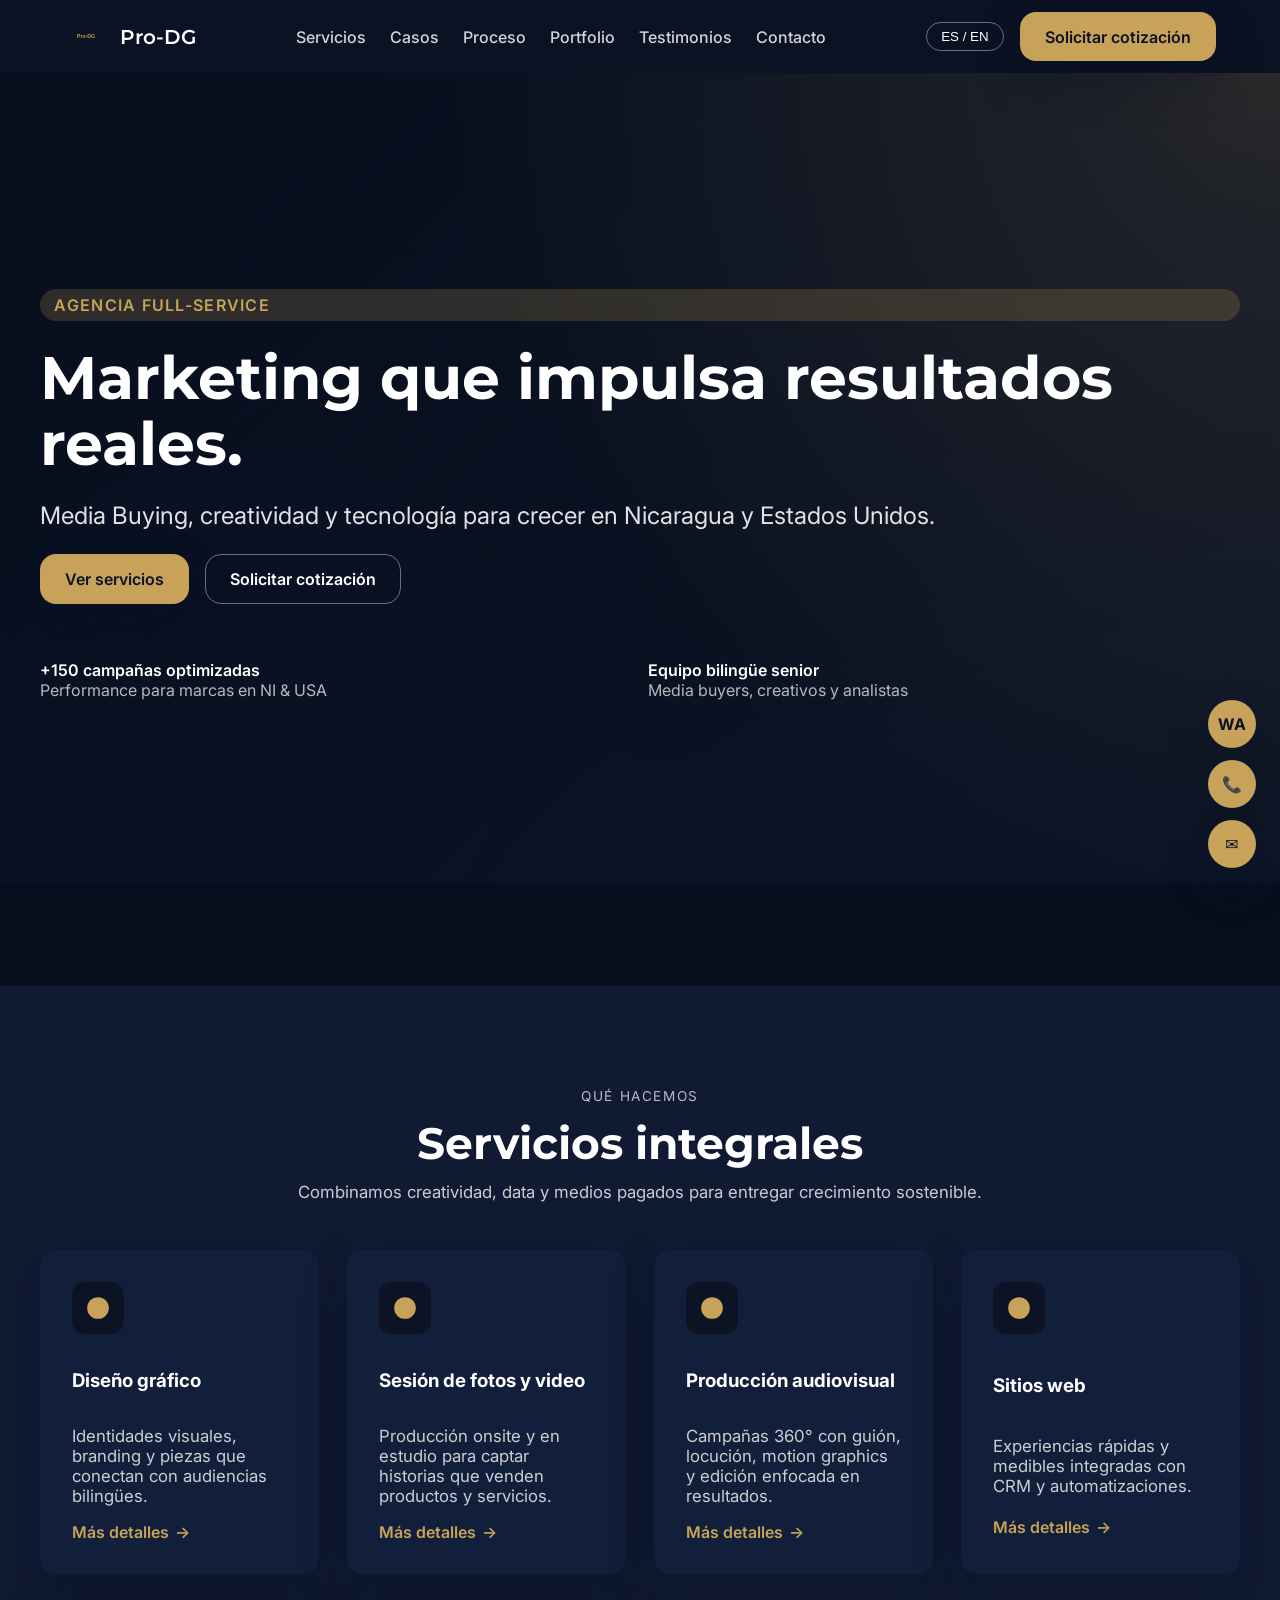
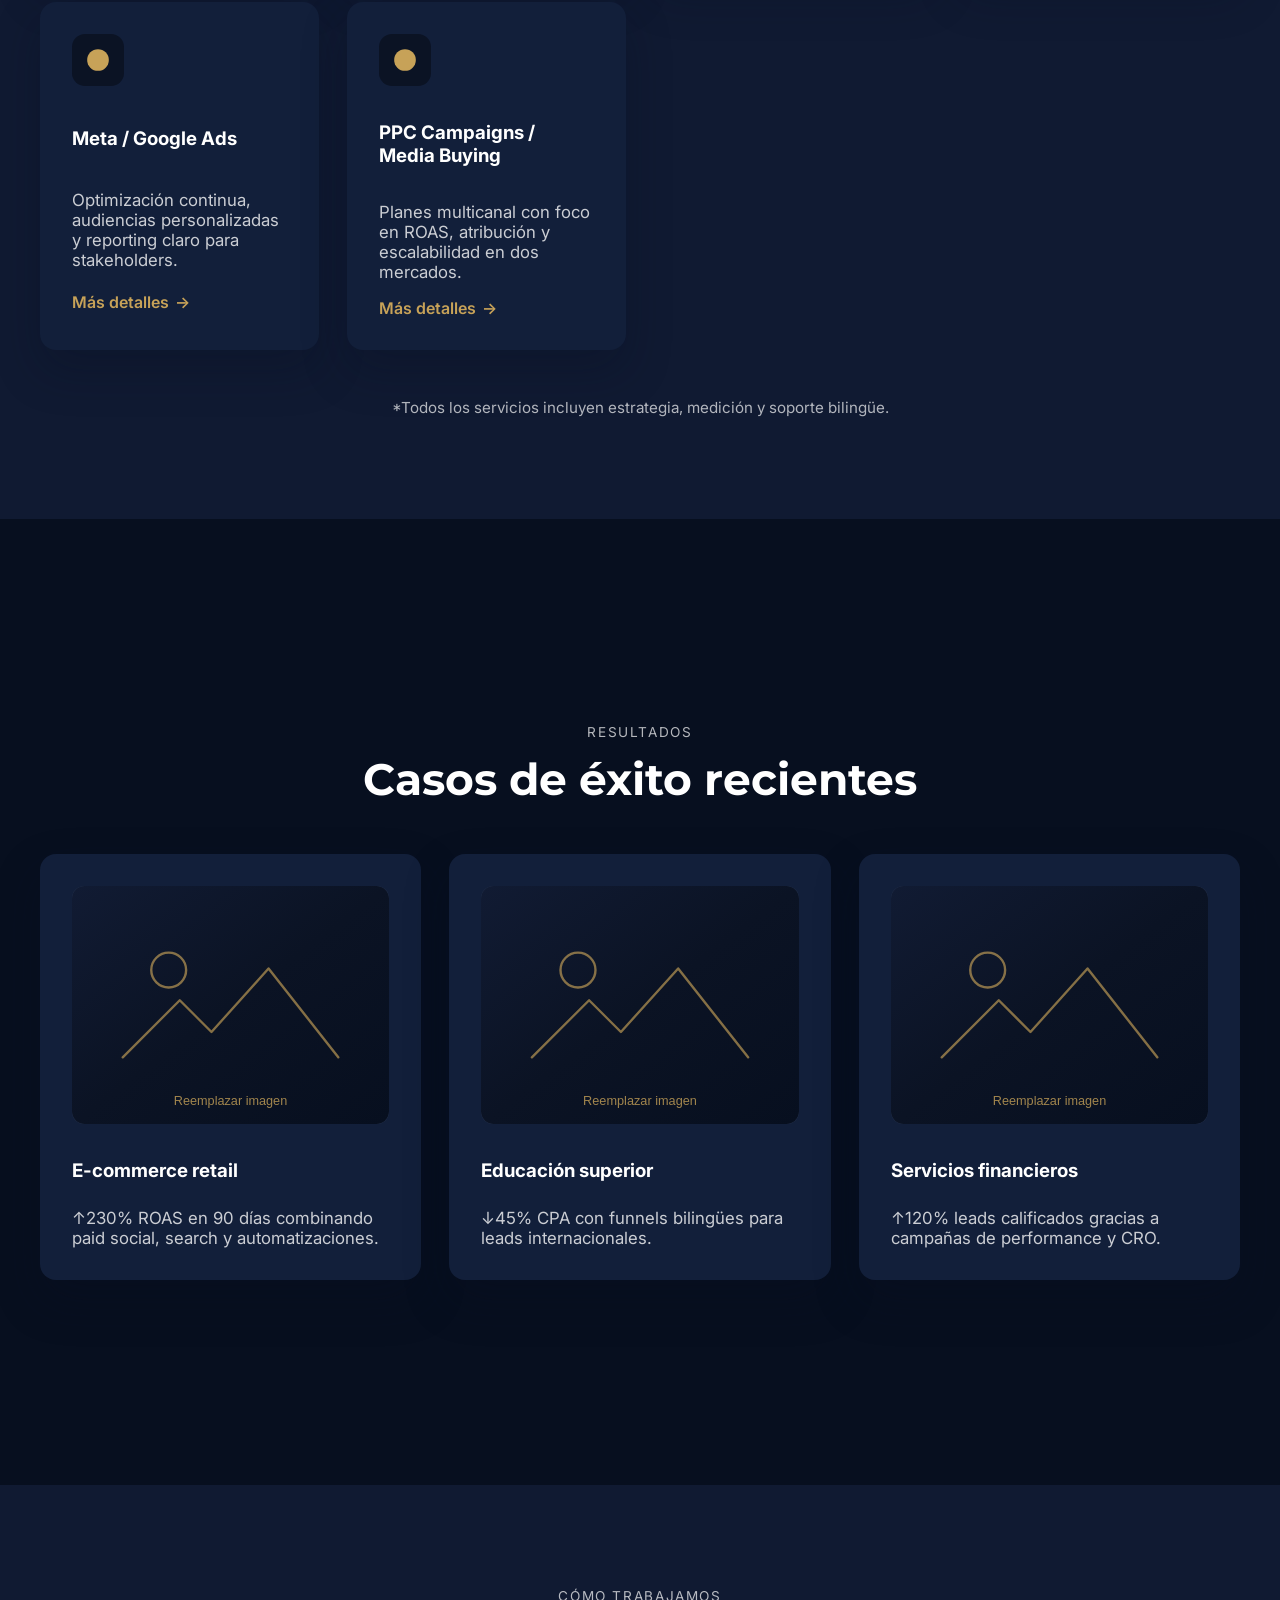
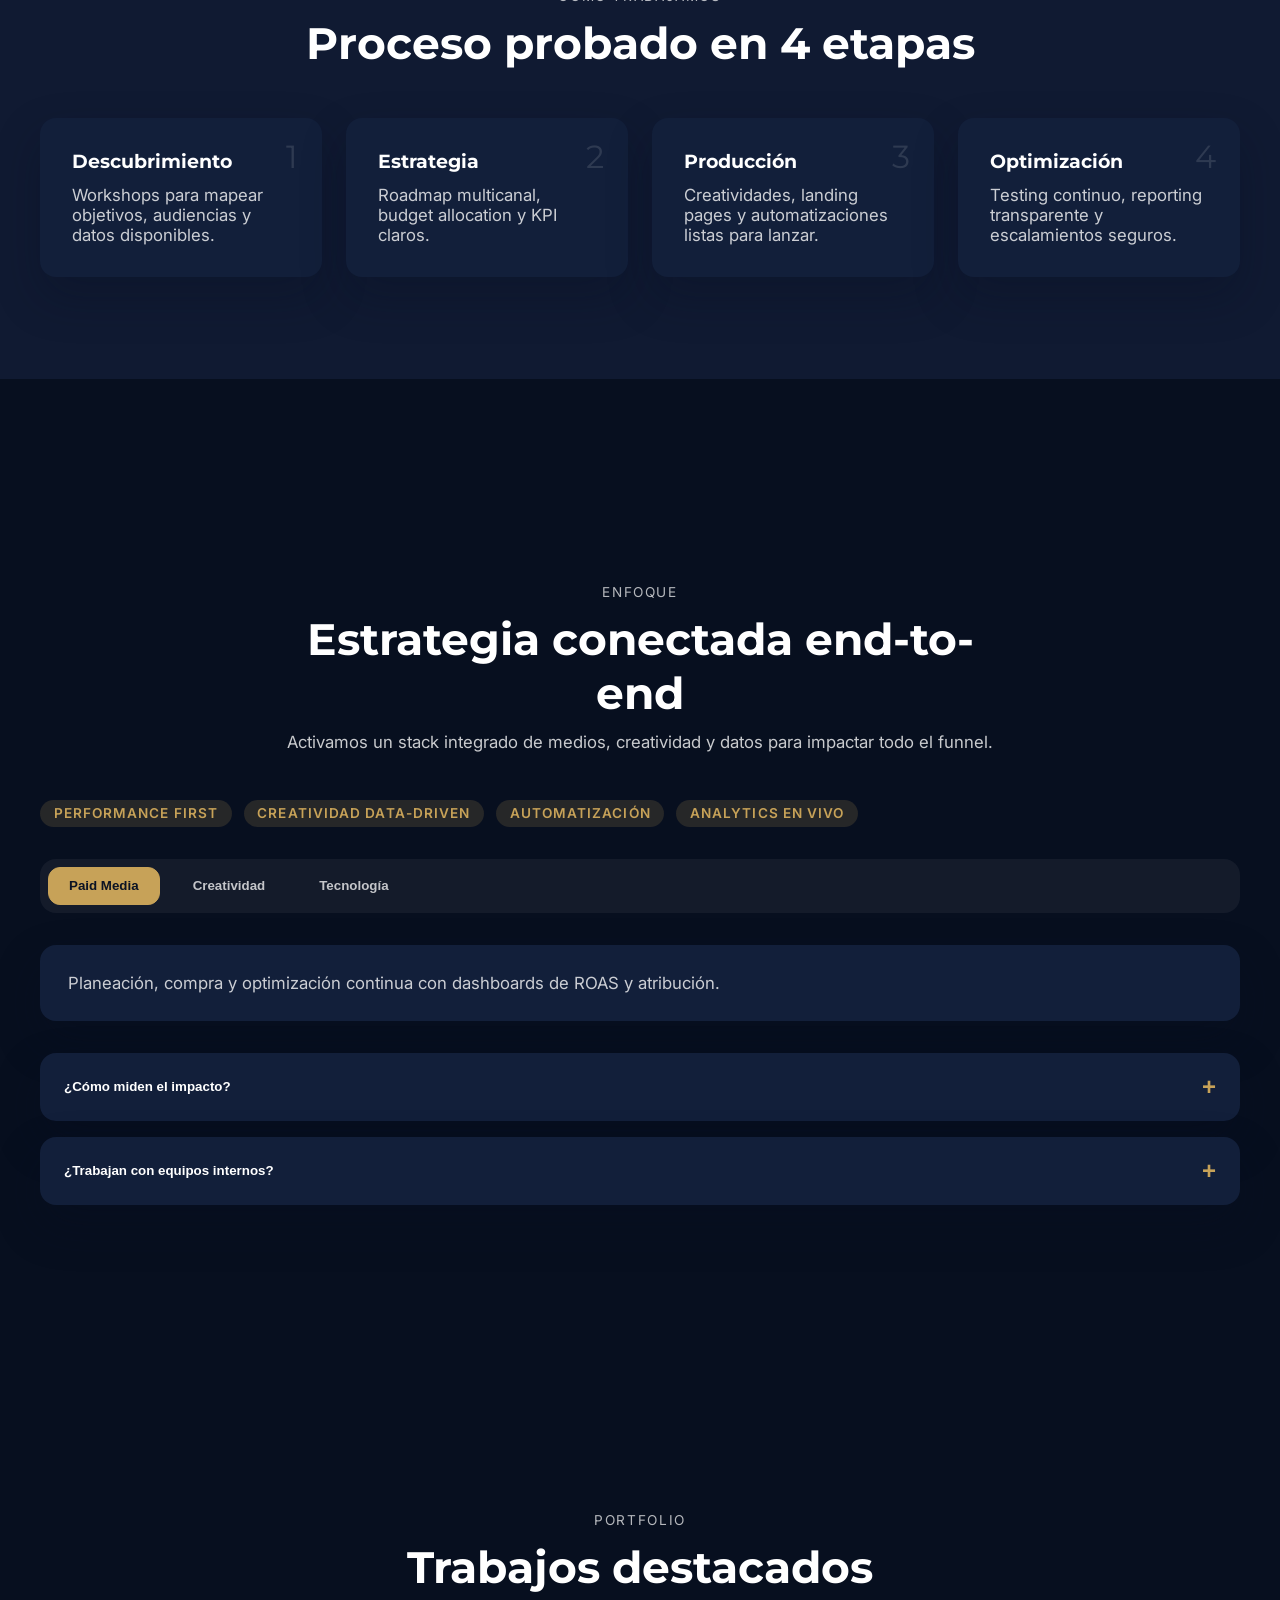
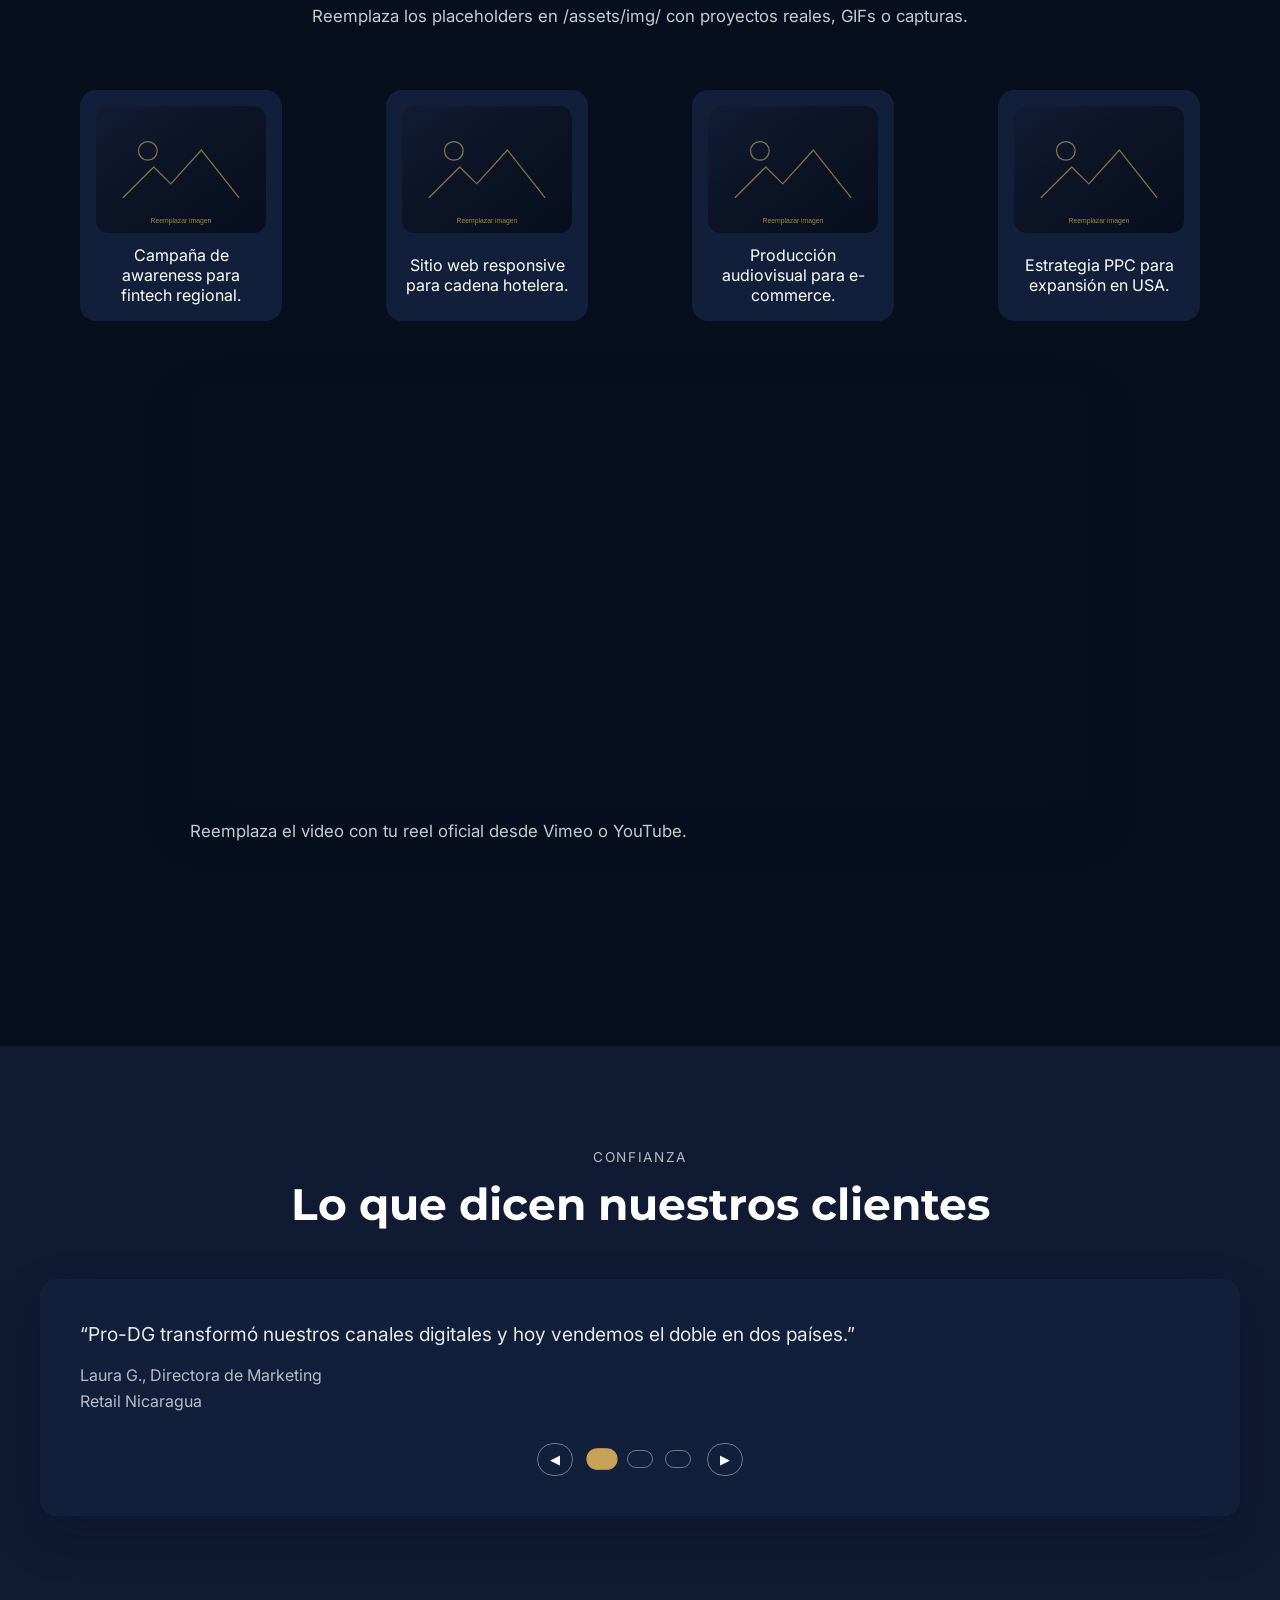
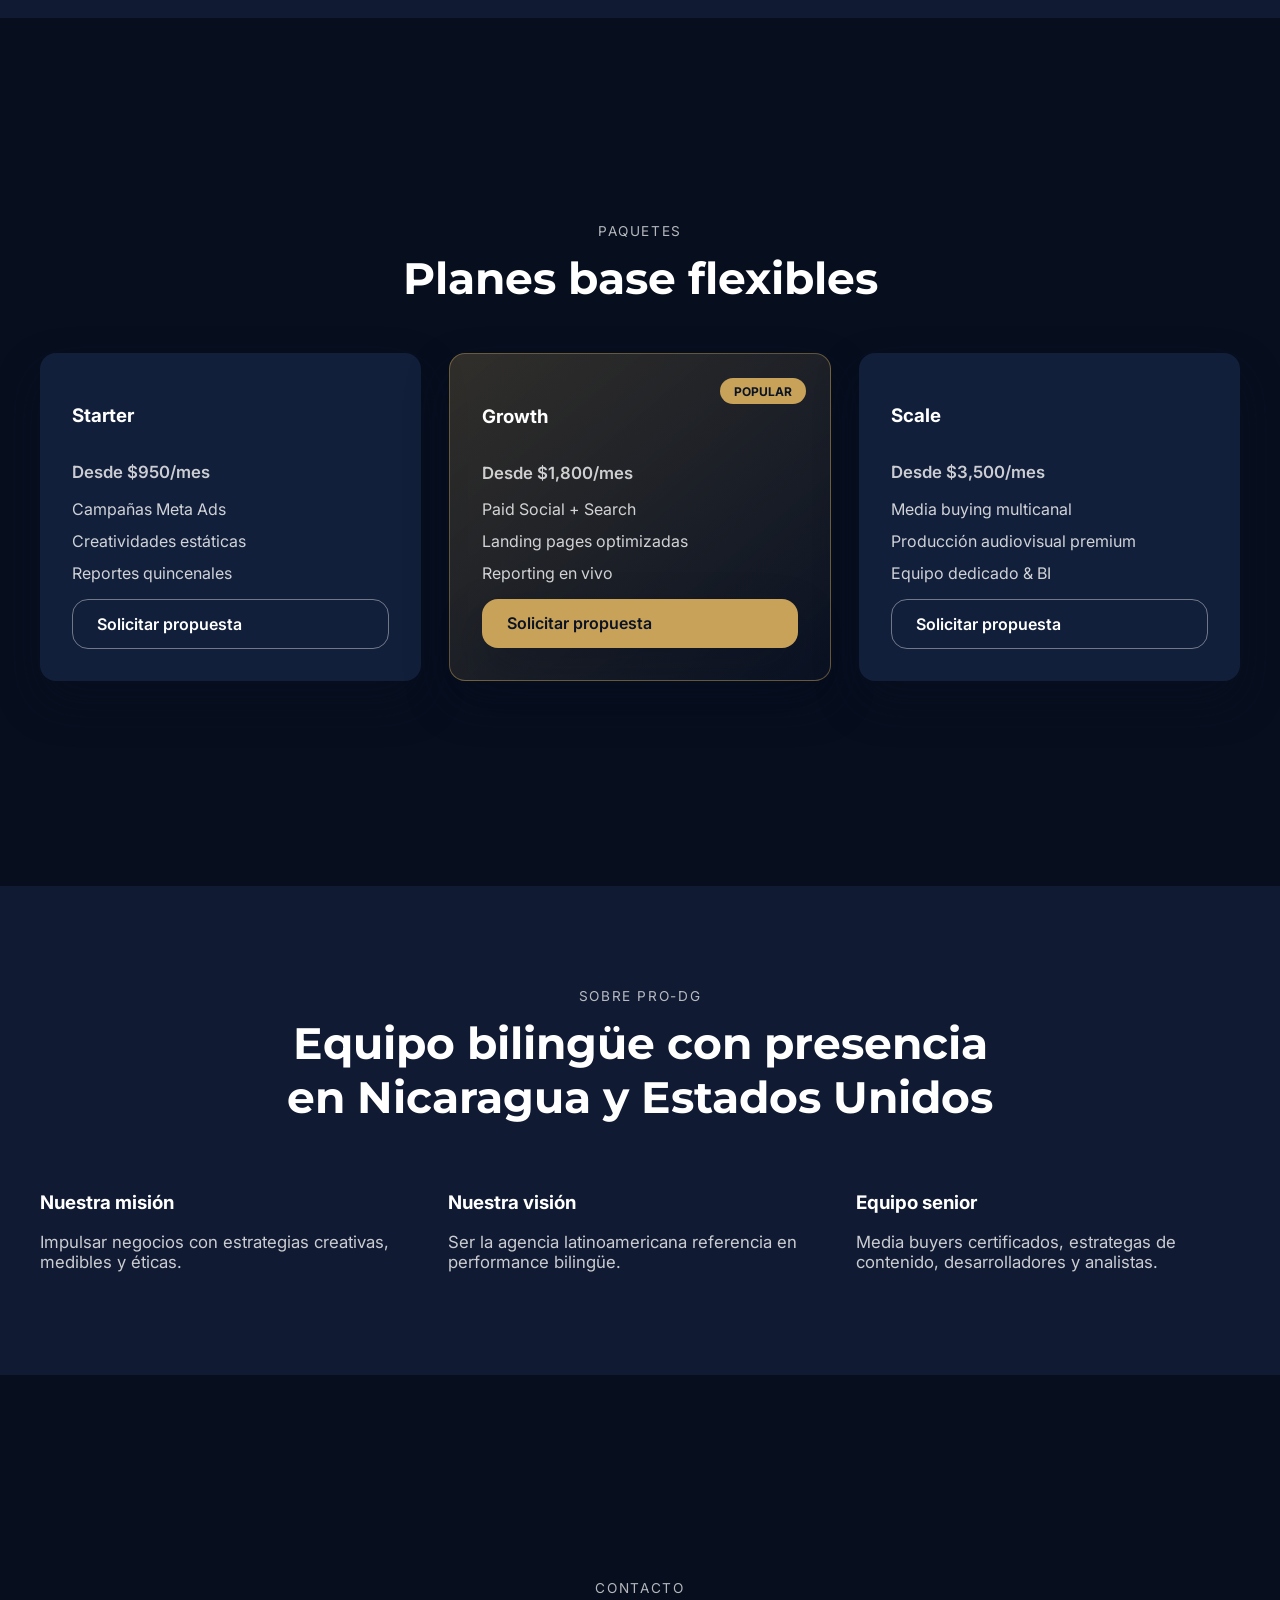
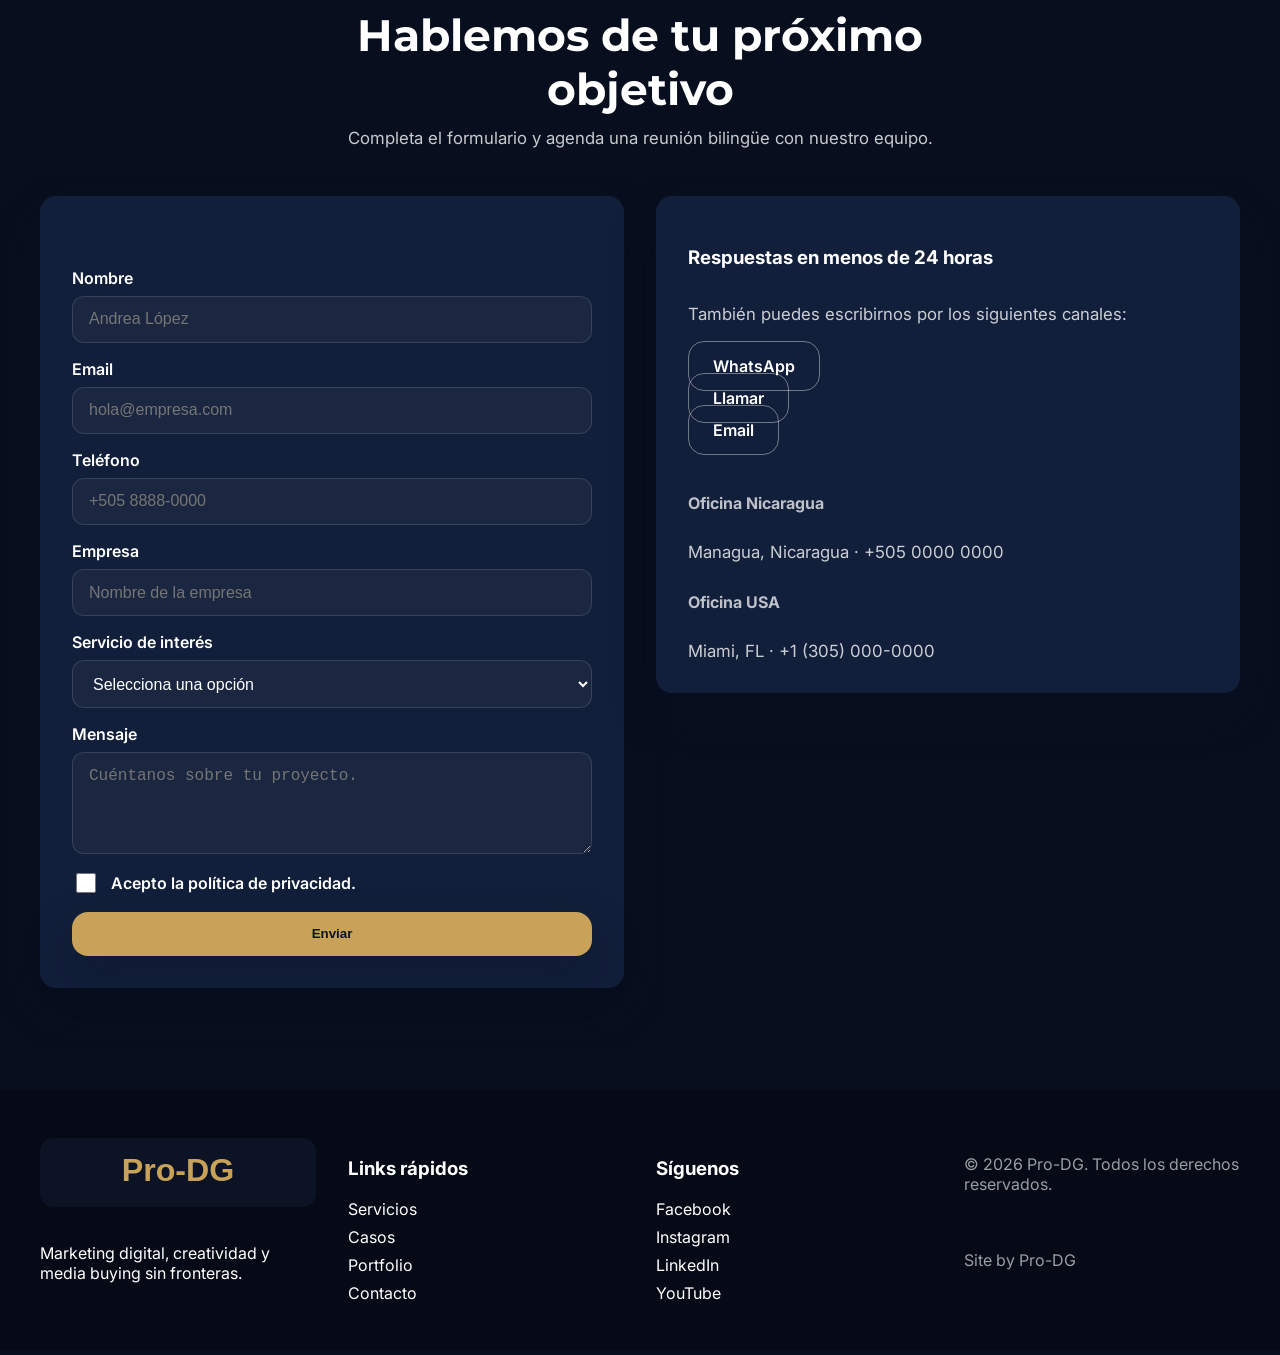
<file: index.html>
<!DOCTYPE html>
<html lang="es" class="no-js">
<head>
  <meta charset="utf-8">
  <meta http-equiv="X-UA-Compatible" content="IE=edge">
  <meta name="viewport" content="width=device-width, initial-scale=1">
  <title data-i18n="meta.title">Pro-DG | Agencia de marketing digital y media buying</title>
  <meta name="description" content="Agencia de marketing digital y media buying en Nicaragua y Estados Unidos. Estrategias bilingües que generan crecimiento real." data-i18n="meta.description">
  <meta name="robots" content="index,follow">
  <link rel="canonical" href="https://www.pro-dg.example/">
  <meta property="og:title" content="Pro-DG | Digital Marketing & Media Buying" data-i18n="meta.ogTitle">
  <meta property="og:description" content="Digital marketing and media buying agency delivering growth in Nicaragua and the United States." data-i18n="meta.ogDescription">
  <meta property="og:type" content="website">
  <meta property="og:url" content="https://www.pro-dg.example/">
  <meta property="og:image" content="https://www.pro-dg.example/assets/img/hero-abstract.svg">
  <meta name="twitter:card" content="summary_large_image">
  <meta name="twitter:title" content="Pro-DG | Digital Marketing & Media Buying" data-i18n="meta.twitterTitle">
  <meta name="twitter:description" content="Digital marketing and media buying agency delivering growth in Nicaragua and the United States." data-i18n="meta.twitterDescription">
  <meta name="twitter:image" content="https://www.pro-dg.example/assets/img/hero-abstract.svg">
  <link rel="preconnect" href="https://fonts.googleapis.com">
  <link rel="preconnect" href="https://fonts.gstatic.com" crossorigin>
  <link href="https://fonts.googleapis.com/css2?family=Inter:wght@400;500;600&family=Montserrat:wght@600;700&display=swap" rel="stylesheet">
  <link rel="icon" type="image/svg+xml" href="assets/icons/icon-generic.svg">
  <!-- Production: provide PNG favicons (16/32/48) and apple-touch-icon.png in assets/icons/. -->
  <link rel="mask-icon" href="assets/icons/mask-icon.svg" color="#0b1324">
  <meta name="theme-color" content="#070f1f">
  <style>
    /* Critical CSS: Header + Hero for above-the-fold */
    :root {
      color-scheme: light;
      --color-navy: #0b1324;
      --color-deep: #070f1f;
      --color-gold: #c7a258;
      --color-gray: #5b6475;
      --color-white: #ffffff;
      --max-width: 1200px;
      --shadow-soft: 0 20px 40px rgba(7, 15, 31, 0.25);
      --radius-lg: 16px;
    }
    *, *::before, *::after { box-sizing: border-box; }
    body {
      margin: 0;
      font-family: 'Inter', system-ui, -apple-system, BlinkMacSystemFont, 'Segoe UI', sans-serif;
      background-color: var(--color-deep);
      color: var(--color-white);
      min-height: 100vh;
    }
    a { color: inherit; text-decoration: none; }
    img { max-width: 100%; height: auto; display: block; }
    header {
      position: sticky;
      top: 0;
      z-index: 1000;
      backdrop-filter: blur(16px);
      background-color: rgba(11, 19, 36, 0.92);
    }
    .nav-bar {
      display: flex;
      align-items: center;
      justify-content: space-between;
      margin: 0 auto;
      max-width: var(--max-width);
      padding: 0.75rem 1.5rem;
    }
    .brand {
      display: inline-flex;
      align-items: center;
      gap: 0.75rem;
      font-family: 'Montserrat', 'Inter', sans-serif;
      font-size: 1.25rem;
      font-weight: 600;
    }
    .brand img { width: 44px; height: auto; }
    .hero {
      position: relative;
      display: grid;
      align-items: center;
      justify-items: start;
      min-height: 90vh;
      padding: 6rem 1.5rem 4rem;
      background: radial-gradient(circle at top right, rgba(199, 162, 88, 0.14), transparent 55%), linear-gradient(135deg, rgba(7,15,31,0.95), rgba(11,19,36,0.85)), url('assets/img/hero-abstract.svg');
      background-size: cover;
      background-position: center;
      text-align: left;
    }
    .hero-inner {
      max-width: var(--max-width);
      margin: 0 auto;
      display: grid;
      gap: 1.5rem;
    }
    .hero h1 {
      font-family: 'Montserrat', 'Inter', sans-serif;
      font-size: clamp(2.5rem, 5vw, 3.75rem);
      line-height: 1.1;
      margin: 0;
    }
    .hero p {
      font-size: clamp(1.125rem, 2.5vw, 1.5rem);
      color: rgba(255,255,255,0.88);
      margin: 0;
    }
    .hero-actions {
      display: flex;
      flex-wrap: wrap;
      gap: 1rem;
    }
    .btn {
      font-weight: 600;
      border-radius: var(--radius-lg);
      padding: 0.85rem 1.5rem;
      border: 1px solid transparent;
      transition: transform 200ms ease, box-shadow 200ms ease, background 200ms ease;
      cursor: pointer;
    }
    .btn-primary {
      background: var(--color-gold);
      color: var(--color-navy);
      box-shadow: var(--shadow-soft);
    }
    .btn-outline {
      background: transparent;
      color: var(--color-white);
      border-color: rgba(255,255,255,0.4);
    }
    .btn:focus-visible {
      outline: 3px solid var(--color-gold);
      outline-offset: 2px;
    }
    .btn:hover,
    .btn:focus-visible {
      transform: translateY(-2px);
    }
    .btn-primary:hover,
    .btn-primary:focus-visible {
      background: #d7b26a;
    }
    .btn-outline:hover,
    .btn-outline:focus-visible {
      border-color: var(--color-gold);
    }
    @media (prefers-reduced-motion: reduce) {
      *, *::before, *::after { animation-duration: 0.01ms !important; animation-iteration-count: 1 !important; transition-duration: 0.01ms !important; }
    }
    @media (max-width: 768px) {
      .nav-links { display: none; }
      .hero { min-height: 80vh; padding-top: 5.5rem; }
    }
  </style>
  <link rel="stylesheet" href="assets/css/styles.css">
  <!-- Production build: inline & minify CSS/JS via your preferred pipeline (e.g. esbuild, lightningcss). -->
  <script>
    document.documentElement.classList.remove('no-js');
  </script>
</head>
<body>
  <header>
    <div class="nav-bar" role="navigation" aria-label="Principal">
      <a href="#inicio" class="brand">
        <img src="assets/img/pro-dg-logo.svg" alt="Pro-DG logo">
        <span data-i18n="brand.name">Pro-DG</span>
      </a>
      <button class="nav-toggle" aria-expanded="false" aria-controls="primary-menu" aria-label="Abrir navegación" data-i18n-aria-label-open="nav.toggle.open" data-i18n-aria-label-close="nav.toggle.close">
        <span aria-hidden="true"></span>
        <span aria-hidden="true"></span>
        <span aria-hidden="true"></span>
      </button>
      <nav id="primary-menu" class="nav-links" aria-label="Main menu">
        <ul>
          <li><a href="#servicios" data-i18n="nav.services">Servicios</a></li>
          <li><a href="#casos" data-i18n="nav.results">Casos</a></li>
          <li><a href="#proceso" data-i18n="nav.process">Proceso</a></li>
          <li><a href="#portfolio" data-i18n="nav.portfolio">Portfolio</a></li>
          <li><a href="#testimonios" data-i18n="nav.testimonials">Testimonios</a></li>
          <li><a href="#contacto" data-i18n="nav.contact">Contacto</a></li>
        </ul>
      </nav>
      <div class="nav-actions">
        <button type="button" class="lang-toggle" aria-label="Cambiar idioma" data-i18n="nav.language" data-i18n-aria-label="nav.languageLabel">ES / EN</button>
        <a class="btn btn-primary" href="#contacto" data-i18n="nav.cta">Solicitar cotización</a>
      </div>
    </div>
  </header>
  <main id="inicio">
    <section class="hero" aria-labelledby="hero-title">
      <div class="hero-inner">
        <div class="hero-label" data-i18n="hero.badge" role="text">Agencia full-service</div>
        <h1 id="hero-title" data-i18n="hero.title">Marketing que impulsa resultados reales.</h1>
        <p data-i18n="hero.subtitle">Media Buying, creatividad y tecnología para crecer en Nicaragua y Estados Unidos.</p>
        <div class="hero-actions">
          <a class="btn btn-primary" href="#servicios" data-i18n="hero.ctaPrimary">Ver servicios</a>
          <a class="btn btn-outline" href="#contacto" data-i18n="hero.ctaSecondary">Solicitar cotización</a>
        </div>
        <dl class="hero-metrics" aria-label="Resultados destacados">
          <div>
            <dt data-i18n="hero.metric1">+150 campañas optimizadas</dt>
            <dd data-i18n="hero.metric1Desc">Performance para marcas en NI &amp; USA</dd>
          </div>
          <div>
            <dt data-i18n="hero.metric2">Equipo bilingüe senior</dt>
            <dd data-i18n="hero.metric2Desc">Media buyers, creativos y analistas</dd>
          </div>
        </dl>
      </div>
    </section>

    <section id="servicios" class="section section-light" aria-labelledby="services-title">
      <div class="section-header">
        <span class="section-kicker" data-i18n="services.kicker">Qué hacemos</span>
        <h2 id="services-title" data-i18n="services.title">Servicios integrales</h2>
        <p data-i18n="services.description">Combinamos creatividad, data y medios pagados para entregar crecimiento sostenible.</p>
      </div>
      <div class="grid services-grid">
        <!-- Each service card uses reusable component classes -->
        <article class="card service-card">
          <img src="assets/icons/icon-generic.svg" alt="" aria-hidden="true" loading="lazy">
          <h3 data-i18n="services.design.title">Diseño gráfico</h3>
          <p data-i18n="services.design.copy">Identidades visuales, branding y piezas que conectan con audiencias bilingües.</p>
          <a href="#contacto" class="card-link" data-i18n="services.cta">Más detalles</a>
        </article>
        <article class="card service-card">
          <img src="assets/icons/icon-generic.svg" alt="" aria-hidden="true" loading="lazy">
          <h3 data-i18n="services.photo.title">Sesión de fotos y video</h3>
          <p data-i18n="services.photo.copy">Producción onsite y en estudio para captar historias que venden productos y servicios.</p>
          <a href="#contacto" class="card-link" data-i18n="services.cta">Más detalles</a>
        </article>
        <article class="card service-card">
          <img src="assets/icons/icon-generic.svg" alt="" aria-hidden="true" loading="lazy">
          <h3 data-i18n="services.production.title">Producción audiovisual</h3>
          <p data-i18n="services.production.copy">Campañas 360° con guión, locución, motion graphics y edición enfocada en resultados.</p>
          <a href="#contacto" class="card-link" data-i18n="services.cta">Más detalles</a>
        </article>
        <article class="card service-card">
          <img src="assets/icons/icon-generic.svg" alt="" aria-hidden="true" loading="lazy">
          <h3 data-i18n="services.web.title">Sitios web</h3>
          <p data-i18n="services.web.copy">Experiencias rápidas y medibles integradas con CRM y automatizaciones.</p>
          <a href="#contacto" class="card-link" data-i18n="services.cta">Más detalles</a>
        </article>
        <article class="card service-card">
          <img src="assets/icons/icon-generic.svg" alt="" aria-hidden="true" loading="lazy">
          <h3 data-i18n="services.meta.title">Meta / Google Ads</h3>
          <p data-i18n="services.meta.copy">Optimización continua, audiencias personalizadas y reporting claro para stakeholders.</p>
          <a href="#contacto" class="card-link" data-i18n="services.cta">Más detalles</a>
        </article>
        <article class="card service-card">
          <img src="assets/icons/icon-generic.svg" alt="" aria-hidden="true" loading="lazy">
          <h3 data-i18n="services.ppc.title">PPC Campaigns / Media Buying</h3>
          <p data-i18n="services.ppc.copy">Planes multicanal con foco en ROAS, atribución y escalabilidad en dos mercados.</p>
          <a href="#contacto" class="card-link" data-i18n="services.cta">Más detalles</a>
        </article>
      </div>
      <div class="section-footer" data-i18n="services.note">*Todos los servicios incluyen estrategia, medición y soporte bilingüe.</div>
    </section>

    <section id="casos" class="section" aria-labelledby="results-title">
      <div class="section-header">
        <span class="section-kicker" data-i18n="results.kicker">Resultados</span>
        <h2 id="results-title" data-i18n="results.title">Casos de éxito recientes</h2>
      </div>
      <div class="grid results-grid">
        <article class="card result-card">
          <img src="assets/img/placeholder-image.svg" alt="" loading="lazy">
          <div class="card-body">
            <h3 data-i18n="results.case1.title">E-commerce retail</h3>
            <p data-i18n="results.case1.copy">↑230% ROAS en 90 días combinando paid social, search y automatizaciones.</p>
          </div>
        </article>
        <article class="card result-card">
          <img src="assets/img/placeholder-image.svg" alt="" loading="lazy">
          <div class="card-body">
            <h3 data-i18n="results.case2.title">Educación superior</h3>
            <p data-i18n="results.case2.copy">↓45% CPA con funnels bilingües para leads internacionales.</p>
          </div>
        </article>
        <article class="card result-card">
          <img src="assets/img/placeholder-image.svg" alt="" loading="lazy">
          <div class="card-body">
            <h3 data-i18n="results.case3.title">Servicios financieros</h3>
            <p data-i18n="results.case3.copy">↑120% leads calificados gracias a campañas de performance y CRO.</p>
          </div>
        </article>
      </div>
    </section>

    <section id="proceso" class="section section-light" aria-labelledby="process-title">
      <div class="section-header">
        <span class="section-kicker" data-i18n="process.kicker">Cómo trabajamos</span>
        <h2 id="process-title" data-i18n="process.title">Proceso probado en 4 etapas</h2>
      </div>
      <ol class="process-steps" role="list">
        <li>
          <h3 data-i18n="process.step1.title">Descubrimiento</h3>
          <p data-i18n="process.step1.copy">Workshops para mapear objetivos, audiencias y datos disponibles.</p>
        </li>
        <li>
          <h3 data-i18n="process.step2.title">Estrategia</h3>
          <p data-i18n="process.step2.copy">Roadmap multicanal, budget allocation y KPI claros.</p>
        </li>
        <li>
          <h3 data-i18n="process.step3.title">Producción</h3>
          <p data-i18n="process.step3.copy">Creatividades, landing pages y automatizaciones listas para lanzar.</p>
        </li>
        <li>
          <h3 data-i18n="process.step4.title">Optimización</h3>
          <p data-i18n="process.step4.copy">Testing continuo, reporting transparente y escalamientos seguros.</p>
        </li>
      </ol>
    </section>

    <section id="enfoque" class="section" aria-labelledby="approach-title">
      <div class="section-header">
        <span class="section-kicker" data-i18n="approach.kicker">Enfoque</span>
        <h2 id="approach-title" data-i18n="approach.title">Estrategia conectada end-to-end</h2>
        <p data-i18n="approach.description">Activamos un stack integrado de medios, creatividad y datos para impactar todo el funnel.</p>
      </div>
      <div class="approach-layout">
        <div class="chip-group" role="list">
          <span class="chip" role="listitem" data-i18n="approach.chip1">Performance first</span>
          <span class="chip" role="listitem" data-i18n="approach.chip2">Creatividad data-driven</span>
          <span class="chip" role="listitem" data-i18n="approach.chip3">Automatización</span>
          <span class="chip" role="listitem" data-i18n="approach.chip4">Analytics en vivo</span>
        </div>
        <div class="tabs" role="tablist" data-i18n-aria-label="approach.tabs.label" aria-label="Áreas clave">
          <button class="tab is-active" role="tab" aria-selected="true" aria-controls="tab-panel-media" id="tab-media" data-i18n="approach.tabs.media">Paid Media</button>
          <button class="tab" role="tab" aria-selected="false" aria-controls="tab-panel-creative" id="tab-creative" data-i18n="approach.tabs.creative">Creatividad</button>
          <button class="tab" role="tab" aria-selected="false" aria-controls="tab-panel-tech" id="tab-tech" data-i18n="approach.tabs.tech">Tecnología</button>
        </div>
        <div class="tab-panels">
          <div class="tab-panel is-active" id="tab-panel-media" role="tabpanel" aria-labelledby="tab-media">
            <p data-i18n="approach.tabs.mediaCopy">Planeación, compra y optimización continua con dashboards de ROAS y atribución.</p>
          </div>
          <div class="tab-panel" id="tab-panel-creative" role="tabpanel" aria-labelledby="tab-creative" hidden>
            <p data-i18n="approach.tabs.creativeCopy">Conceptos, contenido y storytelling que se adaptan al contexto cultural de NI y USA.</p>
          </div>
          <div class="tab-panel" id="tab-panel-tech" role="tabpanel" aria-labelledby="tab-tech" hidden>
            <p data-i18n="approach.tabs.techCopy">Implementación de tracking, automatizaciones CRM y experimentación ágil.</p>
          </div>
        </div>
        <div class="accordion" data-accordion>
          <div class="accordion-item">
            <button class="accordion-trigger" aria-expanded="false" aria-controls="accordion-panel-1" id="accordion-1" data-i18n="approach.accordion.qa1Title">¿Cómo miden el impacto?</button>
            <div class="accordion-panel" id="accordion-panel-1" role="region" aria-labelledby="accordion-1" hidden>
              <p data-i18n="approach.accordion.qa1Copy">Integramos tus fuentes de datos, definimos KPIs y entregamos reportes accionables cada semana.</p>
            </div>
          </div>
          <div class="accordion-item">
            <button class="accordion-trigger" aria-expanded="false" aria-controls="accordion-panel-2" id="accordion-2" data-i18n="approach.accordion.qa2Title">¿Trabajan con equipos internos?</button>
            <div class="accordion-panel" id="accordion-panel-2" role="region" aria-labelledby="accordion-2" hidden>
              <p data-i18n="approach.accordion.qa2Copy">Sí, colaboramos con tu equipo para acelerar producción, transferir conocimiento y asegurar adopción.</p>
            </div>
          </div>
        </div>
      </div>
    </section>

    <section id="portfolio" class="section" aria-labelledby="portfolio-title">
      <div class="section-header">
        <span class="section-kicker" data-i18n="portfolio.kicker">Portfolio</span>
        <h2 id="portfolio-title" data-i18n="portfolio.title">Trabajos destacados</h2>
        <p data-i18n="portfolio.description">Reemplaza los placeholders en /assets/img/ con proyectos reales, GIFs o capturas.</p>
      </div>
      <div class="portfolio-grid" role="list">
        <figure class="portfolio-item" role="listitem">
          <img src="assets/img/placeholder-image.svg" alt="" loading="lazy">
          <figcaption data-i18n="portfolio.item1">Campaña de awareness para fintech regional.</figcaption>
        </figure>
        <figure class="portfolio-item" role="listitem">
          <img src="assets/img/placeholder-image.svg" alt="" loading="lazy">
          <figcaption data-i18n="portfolio.item2">Sitio web responsive para cadena hotelera.</figcaption>
        </figure>
        <figure class="portfolio-item" role="listitem">
          <img src="assets/img/placeholder-image.svg" alt="" loading="lazy">
          <figcaption data-i18n="portfolio.item3">Producción audiovisual para e-commerce.</figcaption>
        </figure>
        <figure class="portfolio-item" role="listitem">
          <img src="assets/img/placeholder-image.svg" alt="" loading="lazy">
          <figcaption data-i18n="portfolio.item4">Estrategia PPC para expansión en USA.</figcaption>
        </figure>
      </div>
      <div class="portfolio-video">
        <iframe src="https://player.vimeo.com/video/000000000" title="Pro-DG reel" loading="lazy" allow="autoplay; fullscreen; picture-in-picture" aria-describedby="portfolio-video-caption"></iframe>
        <p id="portfolio-video-caption" data-i18n="portfolio.video">Reemplaza el video con tu reel oficial desde Vimeo o YouTube.</p>
      </div>
    </section>

    <section id="testimonios" class="section section-light" aria-labelledby="testimonials-title">
      <div class="section-header">
        <span class="section-kicker" data-i18n="testimonials.kicker">Confianza</span>
        <h2 id="testimonials-title" data-i18n="testimonials.title">Lo que dicen nuestros clientes</h2>
      </div>
      <div class="testimonial-slider" role="region" aria-roledescription="slider" aria-labelledby="testimonials-title" aria-live="polite">
        <div class="testimonial-track">
          <article class="testimonial" data-index="0">
            <p data-i18n="testimonials.item1.quote">“Pro-DG transformó nuestros canales digitales y hoy vendemos el doble en dos países.”</p>
            <div class="testimonial-meta">
              <span data-i18n="testimonials.item1.name">Laura G., Directora de Marketing</span>
              <span data-i18n="testimonials.item1.company">Retail Nicaragua</span>
            </div>
          </article>
          <article class="testimonial" data-index="1">
            <p data-i18n="testimonials.item2.quote">“Equipo senior, reportes claros y foco constante en resultados medibles.”</p>
            <div class="testimonial-meta">
              <span data-i18n="testimonials.item2.name">Michael S., VP Growth</span>
              <span data-i18n="testimonials.item2.company">Tech Startup USA</span>
            </div>
          </article>
          <article class="testimonial" data-index="2">
            <p data-i18n="testimonials.item3.quote">“Encontramos un aliado creativo y estratégico para lanzar campañas bilingües complejas.”</p>
            <div class="testimonial-meta">
              <span data-i18n="testimonials.item3.name">Ana R., CMO</span>
              <span data-i18n="testimonials.item3.company">Educación Superior</span>
            </div>
          </article>
        </div>
        <div class="slider-controls">
          <button type="button" class="slider-prev" aria-label="Anterior" data-i18n-aria-label="testimonials.prev">&#9664;</button>
          <div class="slider-dots" role="tablist"></div>
          <button type="button" class="slider-next" aria-label="Siguiente" data-i18n-aria-label="testimonials.next">&#9654;</button>
        </div>
      </div>
    </section>

    <section id="precios" class="section" aria-labelledby="pricing-title">
      <div class="section-header">
        <span class="section-kicker" data-i18n="pricing.kicker">Paquetes</span>
        <h2 id="pricing-title" data-i18n="pricing.title">Planes base flexibles</h2>
      </div>
      <div class="grid pricing-grid">
        <article class="card pricing-card" aria-label="Starter">
          <h3 data-i18n="pricing.starter.title">Starter</h3>
          <p class="pricing-price" data-i18n="pricing.starter.price">Desde $950/mes</p>
          <ul>
            <li data-i18n="pricing.starter.item1">Campañas Meta Ads</li>
            <li data-i18n="pricing.starter.item2">Creatividades estáticas</li>
            <li data-i18n="pricing.starter.item3">Reportes quincenales</li>
          </ul>
          <a class="btn btn-outline" href="#contacto" data-i18n="pricing.cta">Solicitar propuesta</a>
        </article>
        <article class="card pricing-card highlighted" aria-label="Growth">
          <div class="badge" data-i18n="pricing.badge">Popular</div>
          <h3 data-i18n="pricing.growth.title">Growth</h3>
          <p class="pricing-price" data-i18n="pricing.growth.price">Desde $1,800/mes</p>
          <ul>
            <li data-i18n="pricing.growth.item1">Paid Social + Search</li>
            <li data-i18n="pricing.growth.item2">Landing pages optimizadas</li>
            <li data-i18n="pricing.growth.item3">Reporting en vivo</li>
          </ul>
          <a class="btn btn-primary" href="#contacto" data-i18n="pricing.cta">Solicitar propuesta</a>
        </article>
        <article class="card pricing-card" aria-label="Scale">
          <h3 data-i18n="pricing.scale.title">Scale</h3>
          <p class="pricing-price" data-i18n="pricing.scale.price">Desde $3,500/mes</p>
          <ul>
            <li data-i18n="pricing.scale.item1">Media buying multicanal</li>
            <li data-i18n="pricing.scale.item2">Producción audiovisual premium</li>
            <li data-i18n="pricing.scale.item3">Equipo dedicado &amp; BI</li>
          </ul>
          <a class="btn btn-outline" href="#contacto" data-i18n="pricing.cta">Solicitar propuesta</a>
        </article>
      </div>
    </section>

    <section id="nosotros" class="section section-light" aria-labelledby="about-title">
      <div class="section-header">
        <span class="section-kicker" data-i18n="about.kicker">Sobre Pro-DG</span>
        <h2 id="about-title" data-i18n="about.title">Equipo bilingüe con presencia en Nicaragua y Estados Unidos</h2>
      </div>
      <div class="about-grid">
        <article>
          <h3 data-i18n="about.mission.title">Nuestra misión</h3>
          <p data-i18n="about.mission.copy">Impulsar negocios con estrategias creativas, medibles y éticas.</p>
        </article>
        <article>
          <h3 data-i18n="about.vision.title">Nuestra visión</h3>
          <p data-i18n="about.vision.copy">Ser la agencia latinoamericana referencia en performance bilingüe.</p>
        </article>
        <article>
          <h3 data-i18n="about.team.title">Equipo senior</h3>
          <p data-i18n="about.team.copy">Media buyers certificados, estrategas de contenido, desarrolladores y analistas.</p>
        </article>
      </div>
    </section>

    <section id="contacto" class="section" aria-labelledby="contact-title">
      <div class="section-header">
        <span class="section-kicker" data-i18n="contact.kicker">Contacto</span>
        <h2 id="contact-title" data-i18n="contact.title">Hablemos de tu próximo objetivo</h2>
        <p data-i18n="contact.description">Completa el formulario y agenda una reunión bilingüe con nuestro equipo.</p>
      </div>
      <div class="contact-grid">
        <form id="contact-form" class="card form-card" data-endpoint="https://api.example.com/contact" novalidate>
          <div class="form-status" role="status" aria-live="polite"></div>
          <div class="form-group">
            <label for="name" data-i18n="contact.form.nameLabel">Nombre</label>
            <input type="text" id="name" name="name" autocomplete="name" required placeholder="Andrea López" data-i18n-placeholder="contact.form.namePlaceholder">
          </div>
          <div class="form-group">
            <label for="email" data-i18n="contact.form.emailLabel">Email</label>
            <input type="email" id="email" name="email" autocomplete="email" required placeholder="hola@empresa.com" data-i18n-placeholder="contact.form.emailPlaceholder">
          </div>
          <div class="form-group">
            <label for="phone" data-i18n="contact.form.phoneLabel">Teléfono</label>
            <input type="tel" id="phone" name="phone" autocomplete="tel" placeholder="+505 8888-0000" data-i18n-placeholder="contact.form.phonePlaceholder">
          </div>
          <div class="form-group">
            <label for="company" data-i18n="contact.form.companyLabel">Empresa</label>
            <input type="text" id="company" name="company" placeholder="Nombre de la empresa" data-i18n-placeholder="contact.form.companyPlaceholder">
          </div>
          <div class="form-group">
            <label for="service" data-i18n="contact.form.serviceLabel">Servicio de interés</label>
            <select id="service" name="service">
              <option value="" data-i18n="contact.form.serviceOption">Selecciona una opción</option>
              <option value="media" data-i18n="contact.form.serviceMedia">Media Buying</option>
              <option value="creative" data-i18n="contact.form.serviceCreative">Creatividad &amp; producción</option>
              <option value="web" data-i18n="contact.form.serviceWeb">Sitios web y funnels</option>
              <option value="consulting" data-i18n="contact.form.serviceConsulting">Consultoría</option>
            </select>
          </div>
          <div class="form-group">
            <label for="message" data-i18n="contact.form.messageLabel">Mensaje</label>
            <textarea id="message" name="message" rows="4" required placeholder="Cuéntanos sobre tu proyecto." data-i18n-placeholder="contact.form.messagePlaceholder"></textarea>
          </div>
          <div class="form-group checkbox">
            <input type="checkbox" id="privacy" name="privacy" required>
            <label for="privacy" data-i18n="contact.form.privacy">Acepto la política de privacidad.</label>
          </div>
          <button type="submit" class="btn btn-primary" data-i18n="contact.form.submit">Enviar</button>
        </form>
        <aside class="card contact-aside">
          <h3 data-i18n="contact.aside.title">Respuestas en menos de 24 horas</h3>
          <p data-i18n="contact.aside.copy">También puedes escribirnos por los siguientes canales:</p>
          <ul class="contact-actions">
            <li><a class="btn btn-outline" href="https://wa.me/50500000000" target="_blank" rel="noopener" data-i18n="contact.aside.whatsapp">WhatsApp</a></li>
            <li><a class="btn btn-outline" href="tel:+50500000000" data-i18n="contact.aside.call">Llamar</a></li>
            <li><a class="btn btn-outline" href="mailto:hola@pro-dg.example" data-i18n="contact.aside.email">Email</a></li>
          </ul>
          <div class="contact-info">
            <h4 data-i18n="contact.info.niTitle">Oficina Nicaragua</h4>
            <p data-i18n="contact.info.niAddress">Managua, Nicaragua · +505 0000 0000</p>
            <h4 data-i18n="contact.info.usTitle">Oficina USA</h4>
            <p data-i18n="contact.info.usAddress">Miami, FL · +1 (305) 000-0000</p>
          </div>
        </aside>
      </div>
    </section>
  </main>

  <footer class="footer" aria-labelledby="footer-title">
    <div class="footer-inner">
      <div class="footer-brand">
        <img src="assets/img/pro-dg-logo.svg" alt="Pro-DG" loading="lazy">
        <p data-i18n="footer.tagline">Marketing digital, creatividad y media buying sin fronteras.</p>
      </div>
      <div class="footer-links" role="navigation" aria-label="Enlaces rápidos">
        <h3 id="footer-title" data-i18n="footer.links">Links rápidos</h3>
        <ul>
          <li><a href="#servicios" data-i18n="nav.services">Servicios</a></li>
          <li><a href="#casos" data-i18n="nav.results">Casos</a></li>
          <li><a href="#portfolio" data-i18n="nav.portfolio">Portfolio</a></li>
          <li><a href="#contacto" data-i18n="nav.contact">Contacto</a></li>
        </ul>
      </div>
      <div class="footer-social" aria-label="Redes sociales">
        <h3 data-i18n="footer.social">Síguenos</h3>
        <ul>
          <li><a href="https://facebook.com" rel="noopener" target="_blank">Facebook</a></li>
          <li><a href="https://instagram.com" rel="noopener" target="_blank">Instagram</a></li>
          <li><a href="https://linkedin.com" rel="noopener" target="_blank">LinkedIn</a></li>
          <li><a href="https://youtube.com" rel="noopener" target="_blank">YouTube</a></li>
        </ul>
      </div>
      <div class="footer-meta">
        <p data-i18n="footer.copy">© <span id="current-year"></span> Pro-DG. Todos los derechos reservados.</p>
        <a href="https://www.pro-dg.example" data-i18n="footer.credit">Site by Pro-DG</a>
      </div>
    </div>
  </footer>

  <div class="floating-actions" aria-label="Acciones rápidas">
    <a class="floating-button" href="https://wa.me/50500000000" target="_blank" rel="noopener" aria-label="WhatsApp">WA</a>
    <a class="floating-button" href="tel:+15050000000" aria-label="Call">📞</a>
    <a class="floating-button" href="mailto:hola@pro-dg.example" aria-label="Email">✉️</a>
  </div>

  <script>
    window.dataLayer = window.dataLayer || [];
    function gtag(){dataLayer.push(arguments);} // Google Analytics placeholder
  </script>
  <script type="application/ld+json" id="schema-organization">
    {
      "@context": "https://schema.org",
      "@type": ["Organization", "LocalBusiness"],
      "name": "Pro-DG",
      "url": "https://www.pro-dg.example/",
      "logo": "https://www.pro-dg.example/assets/img/pro-dg-logo.svg",
      "description": "Agencia de marketing digital y media buying en Nicaragua y Estados Unidos.",
      "email": "hola@pro-dg.example",
      "telephone": "+1-305-000-0000",
      "address": [{
        "@type": "PostalAddress",
        "streetAddress": "Managua",
        "addressLocality": "Managua",
        "addressCountry": "NI"
      }, {
        "@type": "PostalAddress",
        "streetAddress": "Miami",
        "addressLocality": "Miami",
        "addressRegion": "FL",
        "addressCountry": "US"
      }],
      "sameAs": [
        "https://www.facebook.com/prodg",
        "https://www.instagram.com/prodg",
        "https://www.linkedin.com/company/prodg",
        "https://www.youtube.com/prodg"
      ]
    }
  </script>
  <script src="assets/js/main.js" defer></script>
</body>
</html>
</file>
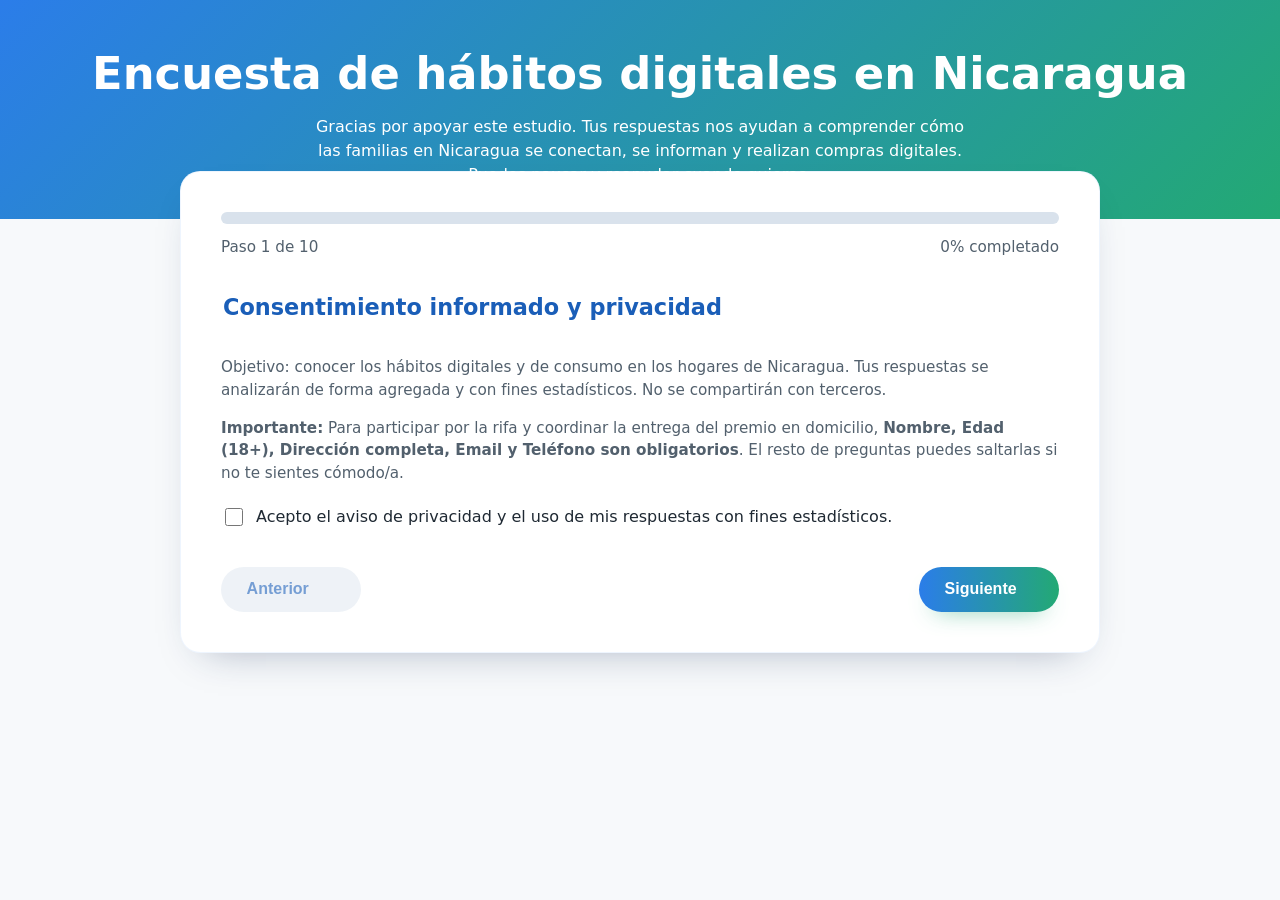
<file: encuesta.html>
<!DOCTYPE html>
<html lang="es-NI">
<head>
  <meta charset="UTF-8" />
  <meta name="viewport" content="width=device-width, initial-scale=1.0" />
  <title>Encuesta de hábitos digitales en Nicaragua</title>
  <style>
    :root {
      color-scheme: light dark;
      --bg: #f7f9fb;
      --surface: #ffffff;
      --primary: #2b7de9;
      --primary-dark: #1a5eb8;
      --accent: #23a974;
      --text: #1f2933;
      --text-muted: #52606d;
      --border: #d9e2ec;
      --error: #d64545;
      font-size: 16px;
    }

    * {
      box-sizing: border-box;
    }

    body {
      margin: 0;
      font-family: "Inter", "Segoe UI", system-ui, -apple-system, sans-serif;
      background: var(--bg);
      color: var(--text);
      line-height: 1.5;
    }

    header {
      background: linear-gradient(135deg, var(--primary), var(--accent));
      color: #fff;
      padding: 2.5rem 1.5rem 2rem;
      text-align: center;
    }

    header h1 {
      margin: 0 0 0.5rem;
      font-size: clamp(1.8rem, 2.6vw + 1rem, 2.8rem);
    }

    header p {
      margin: 0 auto;
      max-width: 42rem;
    }

    main {
      max-width: 960px;
      margin: -3rem auto 2rem;
      padding: 0 1.25rem 4rem;
    }

    .card {
      background: var(--surface);
      border-radius: 1.25rem;
      box-shadow: 0 18px 40px -24px rgba(26, 46, 85, 0.4);
      padding: clamp(1.25rem, 2vw + 1rem, 2.5rem);
      border: 1px solid rgba(43, 125, 233, 0.08);
    }

    .progress-wrapper {
      margin-bottom: 2rem;
    }

    .progress-bar {
      width: 100%;
      background: var(--border);
      border-radius: 999px;
      height: 0.75rem;
      position: relative;
      overflow: hidden;
    }

    .progress-bar span {
      display: block;
      height: 100%;
      width: 0;
      background: linear-gradient(90deg, var(--primary), var(--accent));
      border-radius: inherit;
      transition: width 0.4s ease;
    }

    .progress-label {
      display: flex;
      justify-content: space-between;
      margin-top: 0.75rem;
      font-size: 0.95rem;
      color: var(--text-muted);
    }

    form {
      display: grid;
      gap: 2rem;
    }

    fieldset {
      border: none;
      padding: 0;
      margin: 0;
      display: none;
    }

    fieldset.active {
      display: block;
    }

    legend {
      font-size: 1.4rem;
      font-weight: 700;
      margin-bottom: 1rem;
      color: var(--primary-dark);
    }

    .helper-text {
      font-size: 0.95rem;
      color: var(--text-muted);
      margin-bottom: 1.25rem;
    }

    label {
      display: inline-block;
      font-weight: 600;
      margin-bottom: 0.35rem;
    }

    input[type="text"],
    input[type="email"],
    input[type="number"],
    input[type="tel"],
    select,
    textarea,
    .combobox input {
      width: 100%;
      padding: 0.75rem 0.9rem;
      border-radius: 0.75rem;
      border: 1.5px solid var(--border);
      background: #fff;
      font: inherit;
      transition: border-color 0.2s ease, box-shadow 0.2s ease;
    }

    textarea {
      min-height: 120px;
      resize: vertical;
    }

    input:focus,
    select:focus,
    textarea:focus,
    .combobox input:focus {
      outline: none;
      border-color: var(--primary);
      box-shadow: 0 0 0 3px rgba(43, 125, 233, 0.25);
    }

    .combobox {
      position: relative;
    }

    .combobox button.toggle {
      position: absolute;
      right: 0.75rem;
      top: 50%;
      transform: translateY(-50%);
      background: none;
      border: none;
      font-size: 1.2rem;
      cursor: pointer;
      color: var(--primary-dark);
    }

    .combobox .options {
      position: absolute;
      z-index: 5;
      background: #fff;
      border: 1px solid var(--border);
      border-radius: 0.75rem;
      margin-top: 0.25rem;
      max-height: 220px;
      overflow-y: auto;
      width: 100%;
      box-shadow: 0 12px 32px -18px rgba(31, 41, 51, 0.45);
      display: none;
    }

    .combobox .options[aria-hidden="false"] {
      display: block;
    }

    .combobox .options button {
      background: none;
      border: none;
      width: 100%;
      text-align: left;
      padding: 0.75rem;
      font: inherit;
      cursor: pointer;
    }

    .combobox .options button[aria-selected="true"],
    .combobox .options button:hover,
    .combobox .options button:focus {
      background: rgba(43, 125, 233, 0.12);
      outline: none;
    }

    .grid {
      display: grid;
      gap: 1.25rem;
    }

    .grid.two {
      grid-template-columns: repeat(auto-fit, minmax(240px, 1fr));
    }

    .checkbox-group,
    .radio-group {
      display: grid;
      gap: 0.75rem;
    }

    .checkbox-group label,
    .radio-group label {
      display: flex;
      align-items: center;
      gap: 0.65rem;
      font-weight: 500;
      cursor: pointer;
    }

    input[type="checkbox"],
    input[type="radio"] {
      width: 1.1rem;
      height: 1.1rem;
      accent-color: var(--primary);
    }

    .actions {
      display: flex;
      justify-content: space-between;
      gap: 1rem;
      flex-wrap: wrap;
    }

    .actions button {
      border: none;
      border-radius: 999px;
      padding: 0.85rem 1.6rem;
      font-size: 1rem;
      font-weight: 600;
      cursor: pointer;
      min-width: 140px;
      transition: transform 0.2s ease, box-shadow 0.2s ease;
    }

    .actions button.primary {
      background: linear-gradient(90deg, var(--primary), var(--accent));
      color: #fff;
      box-shadow: 0 12px 24px -16px rgba(35, 169, 116, 0.8);
    }

    .actions button.secondary {
      background: #e4ebf3;
      color: var(--primary-dark);
    }

    .actions button:focus-visible {
      outline: 3px solid rgba(35, 169, 116, 0.6);
      outline-offset: 2px;
    }

    .actions button:disabled {
      opacity: 0.6;
      cursor: not-allowed;
      box-shadow: none;
    }

    .error-message {
      color: var(--error);
      font-size: 0.95rem;
      margin-top: 0.35rem;
    }

    .note {
      background: rgba(43, 125, 233, 0.08);
      border-left: 4px solid var(--primary);
      padding: 0.85rem 1rem;
      border-radius: 0.65rem;
      color: var(--text-muted);
    }

    .summary-table {
      width: 100%;
      border-collapse: collapse;
      background: #fff;
      border-radius: 1rem;
      overflow: hidden;
    }

    .summary-table th,
    .summary-table td {
      padding: 0.9rem 1rem;
      border-bottom: 1px solid var(--border);
      text-align: left;
      vertical-align: top;
    }

    .summary-table th {
      background: rgba(43, 125, 233, 0.08);
      width: 30%;
    }

    dialog {
      border: none;
      border-radius: 1rem;
      padding: 2rem;
      max-width: 480px;
      width: calc(100% - 2rem);
      box-shadow: 0 24px 48px -28px rgba(17, 24, 39, 0.7);
    }

    dialog::backdrop {
      background: rgba(17, 24, 39, 0.45);
    }

    .success-state {
      text-align: center;
      padding: 3rem 1rem;
    }

    .success-state h2 {
      font-size: 2rem;
      margin-bottom: 0.75rem;
      color: var(--accent);
    }

    .badge {
      display: inline-flex;
      align-items: center;
      gap: 0.5rem;
      background: rgba(35, 169, 116, 0.12);
      padding: 0.5rem 1rem;
      border-radius: 999px;
      color: var(--accent);
      font-weight: 600;
      margin-top: 1rem;
    }

    .hidden {
      display: none !important;
    }

    @media (max-width: 640px) {
      header {
        padding-bottom: 1.5rem;
      }

      .actions {
        flex-direction: column;
      }

      .actions button {
        width: 100%;
      }
    }
  </style>
</head>
<body>
  <header>
    <h1>Encuesta de hábitos digitales en Nicaragua</h1>
    <p>
      Gracias por apoyar este estudio. Tus respuestas nos ayudan a comprender cómo las familias en Nicaragua se conectan,
      se informan y realizan compras digitales. Puedes pausar y reanudar cuando quieras.
    </p>
  </header>
  <main>
    <section class="card" aria-live="polite">
      <div class="progress-wrapper" aria-hidden="false">
        <div class="progress-bar" role="progressbar" aria-valuemin="0" aria-valuemax="100" aria-valuenow="0">
          <span></span>
        </div>
        <div class="progress-label" id="progress-label">
          <span>Paso 1 de 10</span>
          <span>0% completado</span>
        </div>
      </div>
      <form id="encuesta" novalidate>
        <!-- A) Consentimiento -->
        <fieldset data-step="consentimiento" class="active">
          <legend>Consentimiento informado y privacidad</legend>
          <div class="helper-text">
            <p>
              Objetivo: conocer los hábitos digitales y de consumo en los hogares de Nicaragua. Tus respuestas se analizarán de forma agregada y con fines estadísticos. No se compartirán con terceros.
            </p>
            <p>
              <strong>Importante:</strong> Para participar por la rifa y coordinar la entrega del premio en domicilio, <strong>Nombre, Edad (18+), Dirección completa, Email y Teléfono son obligatorios</strong>. El resto de preguntas puedes saltarlas si no te sientes cómodo/a.
            </p>
          </div>
          <div class="checkbox-group" role="group" aria-labelledby="consentimiento-label">
            <label id="consentimiento-label">
              <input type="checkbox" id="aceptaPrivacidad" name="aceptaPrivacidad" required />
              Acepto el aviso de privacidad y el uso de mis respuestas con fines estadísticos.
            </label>
            <p class="error-message hidden" data-error-for="aceptaPrivacidad">Debes aceptar para continuar.</p>
          </div>
        </fieldset>

        <!-- B) Datos personales -->
        <fieldset data-step="personales">
          <legend>Datos personales para la rifa</legend>
          <p class="note" role="note">Estos datos solo se usarán para contactarte y entregar el premio. No se compartirán con terceros.</p>
          <div class="grid">
            <label for="nombre">Nombre completo *</label>
            <input type="text" id="nombre" name="nombre" autocomplete="name" required aria-required="true" />
            <p class="error-message hidden" data-error-for="nombre">Ingresa tu nombre completo.</p>
          </div>
          <div class="grid two">
            <div>
              <label for="edad">Edad *</label>
              <input type="number" id="edad" name="edad" min="18" max="110" required aria-required="true" />
              <p class="error-message hidden" data-error-for="edad">Debes tener 18 años o más para participar.</p>
            </div>
            <div>
              <label for="telefono">Teléfono *</label>
              <input type="tel" id="telefono" name="telefono" placeholder="+505 88888888" required aria-required="true" inputmode="tel" pattern="^(\+?505)?\s?\d{8}$" />
              <p class="error-message hidden" data-error-for="telefono">Ingresa un teléfono válido de Nicaragua (ej. +505 88888888).</p>
            </div>
          </div>
          <div class="grid two">
            <div>
              <label for="departamento">Departamento *</label>
              <div class="combobox" data-field="departamento">
                <input type="text" id="departamento" name="departamento" role="combobox" aria-expanded="false" aria-autocomplete="list" aria-owns="lista-departamentos" autocomplete="off" required />
                <button type="button" class="toggle" aria-label="Mostrar departamentos">▾</button>
                <div class="options" id="lista-departamentos" role="listbox" aria-hidden="true"></div>
              </div>
              <p class="error-message hidden" data-error-for="departamento">Selecciona un departamento.</p>
            </div>
            <div>
              <label for="municipio">Municipio *</label>
              <div class="combobox" data-field="municipio">
                <input type="text" id="municipio" name="municipio" role="combobox" aria-expanded="false" aria-autocomplete="list" aria-owns="lista-municipios" autocomplete="off" required />
                <button type="button" class="toggle" aria-label="Mostrar municipios">▾</button>
                <div class="options" id="lista-municipios" role="listbox" aria-hidden="true"></div>
              </div>
              <p class="error-message hidden" data-error-for="municipio">Selecciona un municipio.</p>
            </div>
          </div>
          <div class="grid two">
            <div>
              <label for="barrio">Barrio o colonia *</label>
              <input type="text" id="barrio" name="barrio" required aria-required="true" />
              <p class="error-message hidden" data-error-for="barrio">Ingresa tu barrio o colonia.</p>
            </div>
            <div>
              <label for="calle">Calle o avenida *</label>
              <input type="text" id="calle" name="calle" required aria-required="true" />
              <p class="error-message hidden" data-error-for="calle">Ingresa la calle o avenida.</p>
            </div>
          </div>
          <div class="grid">
            <div>
              <label for="referencia">Casa / referencia *</label>
              <input type="text" id="referencia" name="referencia" required aria-required="true" />
              <p class="error-message hidden" data-error-for="referencia">Agrega una referencia para ubicar tu domicilio.</p>
            </div>
          </div>
          <div class="grid two">
            <div>
              <label for="email">Correo electrónico *</label>
              <input type="email" id="email" name="email" autocomplete="email" required aria-required="true" />
              <p class="error-message hidden" data-error-for="email">Ingresa un correo válido.</p>
            </div>
          </div>
        </fieldset>

        <!-- C) Hogar y familia -->
        <fieldset data-step="hogar">
          <legend>Hogar y familia</legend>
          <div class="grid two">
            <div>
              <label for="tienesHijos">¿Tienes hijos?</label>
              <select id="tienesHijos" name="tienesHijos">
                <option value="">Prefiero no responder</option>
                <option value="si">Sí</option>
                <option value="no">No</option>
              </select>
            </div>
            <div>
              <label for="cantidadHijos">¿Cuántos hijos?</label>
              <input type="number" id="cantidadHijos" name="cantidadHijos" min="0" max="10" />
            </div>
          </div>
          <div class="grid two">
            <div>
              <label for="personasHogar">¿Cuántas personas viven en tu hogar?</label>
              <input type="number" id="personasHogar" name="personasHogar" min="1" max="15" />
            </div>
          </div>
        </fieldset>

        <!-- D) Acceso y uso de internet -->
        <fieldset data-step="internet">
          <legend>Acceso y uso de Internet</legend>
          <div class="grid two">
            <div>
              <label for="internetCasa">¿Tienes internet en casa?</label>
              <select id="internetCasa" name="internetCasa">
                <option value="">Prefiero no responder</option>
                <option value="si">Sí</option>
                <option value="no">No</option>
              </select>
            </div>
            <div>
              <label for="proveedorInternet">Proveedor principal</label>
              <select id="proveedorInternet" name="proveedorInternet">
                <option value="">Prefiero no responder</option>
                <option value="Claro">Claro</option>
                <option value="Tigo">Tigo</option>
                <option value="Cootel">Cootel</option>
                <option value="Yota">Yota</option>
                <option value="IBW">IBW</option>
                <option value="Otro">Otro (especificar)</option>
              </select>
            </div>
          </div>
          <div class="grid two">
            <div>
              <label for="otroProveedor">Si seleccionaste Otro, indícalo</label>
              <input type="text" id="otroProveedor" name="otroProveedor" />
            </div>
            <div>
              <label for="tipoConexion">Tipo de conexión</label>
              <select id="tipoConexion" name="tipoConexion">
                <option value="">Prefiero no responder</option>
                <option value="Fibra">Fibra</option>
                <option value="Cable">Cable</option>
                <option value="Movil">Móvil / Hotspot</option>
                <option value="Satelital">Satelital</option>
                <option value="No se">No sé</option>
              </select>
            </div>
          </div>
          <div class="grid two">
            <div>
              <label for="velocidadPercibida">Velocidad percibida</label>
              <select id="velocidadPercibida" name="velocidadPercibida">
                <option value="">Prefiero no responder</option>
                <option value="Muy lenta">Muy lenta</option>
                <option value="Lenta">Lenta</option>
                <option value="Regular">Regular</option>
                <option value="Rapida">Rápida</option>
                <option value="Muy rapida">Muy rápida</option>
              </select>
            </div>
            <div>
              <label for="estabilidadPercibida">Estabilidad percibida</label>
              <select id="estabilidadPercibida" name="estabilidadPercibida">
                <option value="">Prefiero no responder</option>
                <option value="Muy inestable">Muy inestable</option>
                <option value="Inestable">Inestable</option>
                <option value="Regular">Regular</option>
                <option value="Estable">Estable</option>
                <option value="Muy estable">Muy estable</option>
              </select>
            </div>
          </div>
          <div class="grid two">
            <div>
              <label for="gastoMensual">Gasto mensual estimado (USD)</label>
              <select id="gastoMensual" name="gastoMensual">
                <option value="">Prefiero no responder</option>
                <option value="Menos de 15">Menos de 15 USD</option>
                <option value="15-25">15 - 25 USD</option>
                <option value="26-40">26 - 40 USD</option>
                <option value="41-60">41 - 60 USD</option>
                <option value="Mas de 60">Más de 60 USD</option>
              </select>
            </div>
            <div>
              <label for="usoDiario">Uso diario aproximado (horas)</label>
              <input type="number" id="usoDiario" name="usoDiario" min="0" max="24" />
            </div>
          </div>
        </fieldset>

        <!-- E) Dispositivos y telefonía -->
        <fieldset data-step="dispositivos">
          <legend>Dispositivos y telefonía</legend>
          <div class="grid two">
            <div>
              <label for="tienesSmartphone">¿Tienes smartphone?</label>
              <select id="tienesSmartphone" name="tienesSmartphone">
                <option value="">Prefiero no responder</option>
                <option value="si">Sí</option>
                <option value="no">No</option>
              </select>
            </div>
            <div>
              <label for="marcaSmartphone">Marca</label>
              <select id="marcaSmartphone" name="marcaSmartphone">
                <option value="">Prefiero no responder</option>
                <option value="Samsung">Samsung</option>
                <option value="Apple">Apple</option>
                <option value="Xiaomi">Xiaomi</option>
                <option value="Huawei">Huawei</option>
                <option value="Motorola">Motorola</option>
                <option value="Otro">Otro</option>
              </select>
            </div>
          </div>
          <div class="grid two">
            <div>
              <label for="soSmartphone">Sistema operativo</label>
              <select id="soSmartphone" name="soSmartphone">
                <option value="">Prefiero no responder</option>
                <option value="Android">Android</option>
                <option value="iOS">iOS</option>
                <option value="No se">No sé</option>
              </select>
            </div>
            <div>
              <label for="antiguedadSmartphone">Antigüedad</label>
              <select id="antiguedadSmartphone" name="antiguedadSmartphone">
                <option value="">Prefiero no responder</option>
                <option value="Menos de 1 año">Menos de 1 año</option>
                <option value="1-2 años">1 - 2 años</option>
                <option value="3-4 años">3 - 4 años</option>
                <option value="5 o más">5 años o más</option>
              </select>
            </div>
          </div>
          <div class="grid two">
            <div>
              <label for="precioSmartphone">Rango de precio (USD)</label>
              <select id="precioSmartphone" name="precioSmartphone">
                <option value="">Prefiero no responder</option>
                <option value="Menos de 150">Menos de 150</option>
                <option value="150-299">150 - 299</option>
                <option value="300-499">300 - 499</option>
                <option value="500-699">500 - 699</option>
                <option value="700 o más">700 o más</option>
              </select>
            </div>
            <div>
              <label for="tipoPlan">Tipo de plan</label>
              <select id="tipoPlan" name="tipoPlan">
                <option value="">Prefiero no responder</option>
                <option value="Prepago">Prepago</option>
                <option value="Pospago">Pospago</option>
              </select>
            </div>
          </div>
          <div class="grid two">
            <div>
              <label for="operadorMovil">Operador móvil</label>
              <select id="operadorMovil" name="operadorMovil">
                <option value="">Prefiero no responder</option>
                <option value="Claro">Claro</option>
                <option value="Tigo">Tigo</option>
                <option value="Cootel">Cootel</option>
                <option value="Movistar">Movistar</option>
                <option value="Otro">Otro</option>
              </select>
            </div>
            <div>
              <label for="comparteDatos">¿Compartes datos con otros dispositivos?</label>
              <select id="comparteDatos" name="comparteDatos">
                <option value="">Prefiero no responder</option>
                <option value="si">Sí</option>
                <option value="no">No</option>
              </select>
            </div>
          </div>
        </fieldset>

        <!-- F) Medios y redes -->
        <fieldset data-step="medios">
          <legend>Medios y redes</legend>
          <div>
            <label>Plataformas que usas (puedes elegir varias)</label>
            <div class="checkbox-group" id="plataformas">
              <label><input type="checkbox" value="WhatsApp" /> WhatsApp</label>
              <label><input type="checkbox" value="Facebook" /> Facebook</label>
              <label><input type="checkbox" value="Instagram" /> Instagram</label>
              <label><input type="checkbox" value="TikTok" /> TikTok</label>
              <label><input type="checkbox" value="YouTube" /> YouTube</label>
              <label><input type="checkbox" value="X/Twitter" /> X/Twitter</label>
              <label><input type="checkbox" value="Telegram" /> Telegram</label>
              <label><input type="checkbox" value="Snapchat" /> Snapchat</label>
              <label><input type="checkbox" value="Twitch" /> Twitch</label>
              <label><input type="checkbox" value="Podcasts" /> Podcasts</label>
              <label><input type="checkbox" value="TV abierta" /> TV abierta</label>
              <label><input type="checkbox" value="TV por cable" /> TV por cable</label>
              <label><input type="checkbox" value="Radio" /> Radio</label>
              <label><input type="checkbox" value="Prensa digital" /> Prensa digital</label>
              <label><input type="checkbox" value="Otro" /> Otro</label>
              <label><input type="checkbox" value="Prefiero no responder" /> Prefiero no responder</label>
            </div>
          </div>
          <div class="grid two">
            <div>
              <label for="tiempoPlataformas">Tiempo diario aproximado en plataformas (horas)</label>
              <input type="number" id="tiempoPlataformas" name="tiempoPlataformas" min="0" max="24" />
            </div>
            <div>
              <label for="propositoPlataformas">Propósito principal</label>
              <select id="propositoPlataformas" name="propositoPlataformas">
                <option value="">Prefiero no responder</option>
                <option value="Informacion">Información</option>
                <option value="Entretenimiento">Entretenimiento</option>
                <option value="Trabajo/Estudios">Trabajo / Estudios</option>
                <option value="Compras">Compras</option>
                <option value="Comunicacion">Comunicación</option>
              </select>
            </div>
          </div>
        </fieldset>

        <!-- G) Compras y finanzas -->
        <fieldset data-step="compras">
          <legend>Hábitos de compra y finanzas cotidianas</legend>
          <div>
            <label>Categorías que compras con mayor frecuencia</label>
            <div class="checkbox-group" id="categoriasCompra">
              <label><input type="checkbox" value="Alimentos" /> Alimentos</label>
              <label><input type="checkbox" value="Ropa/Calzado" /> Ropa/Calzado</label>
              <label><input type="checkbox" value="Tecnologia" /> Tecnología</label>
              <label><input type="checkbox" value="Hogar" /> Hogar</label>
              <label><input type="checkbox" value="Belleza" /> Belleza</label>
              <label><input type="checkbox" value="Farmacia" /> Farmacia</label>
              <label><input type="checkbox" value="Entretenimiento" /> Entretenimiento</label>
              <label><input type="checkbox" value="Transporte" /> Transporte</label>
              <label><input type="checkbox" value="Recargas" /> Recargas</label>
              <label><input type="checkbox" value="Restaurantes" /> Restaurantes</label>
              <label><input type="checkbox" value="Turismo" /> Turismo</label>
              <label><input type="checkbox" value="Otro" /> Otro</label>
              <label><input type="checkbox" value="Prefiero no responder" /> Prefiero no responder</label>
            </div>
          </div>
          <div class="grid two">
            <div>
              <label for="frecuenciaCompra">Frecuencia más común</label>
              <select id="frecuenciaCompra" name="frecuenciaCompra">
                <option value="">Prefiero no responder</option>
                <option value="Semanal">Semanal</option>
                <option value="Mensual">Mensual</option>
                <option value="Ocasional">Ocasional</option>
              </select>
            </div>
            <div>
              <label for="canalesCompra">Canales que utilizas</label>
              <select id="canalesCompra" name="canalesCompra" multiple size="5" aria-describedby="canales-helper">
                <option value="Tiendas fisicas">Tiendas físicas</option>
                <option value="Marketplaces">Marketplaces</option>
                <option value="Redes sociales">Redes sociales</option>
                <option value="Apps delivery">Apps delivery</option>
                <option value="Web de marcas">Web de marcas</option>
                <option value="Prefiero no responder">Prefiero no responder</option>
              </select>
              <small id="canales-helper" class="helper-text">Mantén presionado Ctrl/Cmd para seleccionar varias opciones.</small>
            </div>
          </div>
          <div class="grid two">
            <div>
              <label for="metodosPago">Métodos de pago preferidos</label>
              <select id="metodosPago" name="metodosPago" multiple size="5" aria-describedby="metodos-helper">
                <option value="Efectivo">Efectivo</option>
                <option value="Tarjeta">Tarjeta</option>
                <option value="Transferencia">Transferencia</option>
                <option value="Billetera movil">Billetera móvil</option>
                <option value="Contra entrega">Contra entrega</option>
                <option value="Prefiero no responder">Prefiero no responder</option>
              </select>
              <small id="metodos-helper" class="helper-text">Mantén presionado Ctrl/Cmd para seleccionar varias opciones.</small>
            </div>
            <div>
              <label for="factoresDecision">Factores de decisión</label>
              <select id="factoresDecision" name="factoresDecision" multiple size="6" aria-describedby="factores-helper">
                <option value="Precio">Precio</option>
                <option value="Calidad">Calidad</option>
                <option value="Promociones">Promociones</option>
                <option value="Recomendaciones">Recomendaciones</option>
                <option value="Marca">Marca</option>
                <option value="Envio">Envío</option>
                <option value="Devoluciones">Devoluciones</option>
                <option value="Prefiero no responder">Prefiero no responder</option>
              </select>
              <small id="factores-helper" class="helper-text">Mantén presionado Ctrl/Cmd para seleccionar varias opciones.</small>
            </div>
          </div>
        </fieldset>

        <!-- H) Servicios y estilo de vida -->
        <fieldset data-step="servicios">
          <legend>Servicios, estilo de vida y publicidad</legend>
          <div class="grid two">
            <div>
              <label for="suscripciones">Suscripciones activas</label>
              <select id="suscripciones" name="suscripciones" multiple size="5" aria-describedby="suscripciones-helper">
                <option value="Streaming video">Streaming de video</option>
                <option value="Musica">Música</option>
                <option value="Almacenamiento">Almacenamiento en la nube</option>
                <option value="Fitness">Fitness</option>
                <option value="Otro">Otro</option>
                <option value="Prefiero no responder">Prefiero no responder</option>
              </select>
              <small id="suscripciones-helper" class="helper-text">Mantén presionado Ctrl/Cmd para seleccionar varias opciones.</small>
            </div>
            <div>
              <label for="transporte">Transporte que usas con mayor frecuencia</label>
              <select id="transporte" name="transporte">
                <option value="">Prefiero no responder</option>
                <option value="A pie">A pie</option>
                <option value="Bus">Bus</option>
                <option value="Taxi">Taxi</option>
                <option value="Ride-hailing">Ride-hailing</option>
                <option value="Moto">Moto</option>
                <option value="Auto propio">Auto propio</option>
                <option value="Bicicleta">Bicicleta</option>
              </select>
            </div>
          </div>
          <div class="grid two">
            <div>
              <label for="tiempoLibre">¿Cómo usas tu tiempo libre?</label>
              <select id="tiempoLibre" name="tiempoLibre" multiple size="6" aria-describedby="tiempo-helper">
                <option value="Leer">Leer</option>
                <option value="Series">Ver series/películas</option>
                <option value="Deportes">Hacer deportes</option>
                <option value="Videojuegos">Videojuegos</option>
                <option value="Redes sociales">Redes sociales</option>
                <option value="Voluntariado">Voluntariado</option>
                <option value="Otro">Otro</option>
                <option value="Prefiero no responder">Prefiero no responder</option>
              </select>
              <small id="tiempo-helper" class="helper-text">Mantén presionado Ctrl/Cmd para seleccionar varias opciones.</small>
            </div>
            <div>
              <label for="comerFuera">¿Con qué frecuencia comes fuera de casa?</label>
              <select id="comerFuera" name="comerFuera">
                <option value="">Prefiero no responder</option>
                <option value="Casi nunca">Casi nunca</option>
                <option value="1-2 veces al mes">1-2 veces al mes</option>
                <option value="1 vez por semana">1 vez por semana</option>
                <option value="Varias veces por semana">Varias veces por semana</option>
              </select>
            </div>
          </div>
          <div class="grid two">
            <div>
              <label for="viajesNicaragua">Viajes dentro de Nicaragua</label>
              <select id="viajesNicaragua" name="viajesNicaragua">
                <option value="">Prefiero no responder</option>
                <option value="Casi nunca">Casi nunca</option>
                <option value="1-2 veces al año">1-2 veces al año</option>
                <option value="Trimestral">Trimestral</option>
                <option value="Mensual">Mensual</option>
              </select>
            </div>
            <div>
              <label for="motivoViajes">Motivo principal de los viajes</label>
              <select id="motivoViajes" name="motivoViajes">
                <option value="">Prefiero no responder</option>
                <option value="Trabajo">Trabajo</option>
                <option value="Familia">Visitar familia/amigos</option>
                <option value="Turismo">Turismo</option>
                <option value="Estudios">Estudios</option>
                <option value="Otro">Otro</option>
              </select>
            </div>
          </div>
          <div class="grid two">
            <div>
              <label for="publicidadRecordada">Publicidad recordada en la última semana</label>
              <select id="publicidadRecordada" name="publicidadRecordada" multiple size="6" aria-describedby="publicidad-helper">
                <option value="Redes">Redes sociales</option>
                <option value="YouTube">YouTube</option>
                <option value="TV">TV</option>
                <option value="Radio">Radio</option>
                <option value="Vallas">Vallas publicitarias</option>
                <option value="Email">Email</option>
                <option value="SMS">SMS</option>
                <option value="Otro">Otro</option>
                <option value="Prefiero no responder">Prefiero no responder</option>
              </select>
              <small id="publicidad-helper" class="helper-text">Mantén presionado Ctrl/Cmd para seleccionar varias opciones.</small>
            </div>
            <div>
              <label for="motivaMarca">¿Qué te motiva a probar una marca?</label>
              <select id="motivaMarca" name="motivaMarca" multiple size="6" aria-describedby="motiva-helper">
                <option value="Promociones">Promociones</option>
                <option value="Amigos/Creadores">Amigos o creadores</option>
                <option value="Resenas">Reseñas</option>
                <option value="Sostenibilidad">Sostenibilidad</option>
                <option value="Calidad">Calidad</option>
                <option value="Prefiero no responder">Prefiero no responder</option>
              </select>
              <small id="motiva-helper" class="helper-text">Mantén presionado Ctrl/Cmd para seleccionar varias opciones.</small>
            </div>
          </div>
          <div class="grid">
            <label for="marcasLocales">Marcas locales que te gustan (opcional)</label>
            <textarea id="marcasLocales" name="marcasLocales" rows="3" placeholder="Puedes dejar en blanco o escribir 'Prefiero no responder'."></textarea>
          </div>
          <div class="grid two">
            <div>
              <label for="satisfaccionInternet">Satisfacción con tu servicio de internet (1 muy insatisfecho - 5 muy satisfecho)</label>
              <input type="number" id="satisfaccionInternet" name="satisfaccionInternet" min="1" max="5" />
            </div>
            <div>
              <label for="satisfaccionTelefonia">Satisfacción con tu telefonía móvil (1-5)</label>
              <input type="number" id="satisfaccionTelefonia" name="satisfaccionTelefonia" min="1" max="5" />
            </div>
          </div>
          <div class="grid">
            <label for="mejorasCiudad">¿Qué mejorarías en tu ciudad o municipio?</label>
            <textarea id="mejorasCiudad" name="mejorasCiudad" rows="3"></textarea>
          </div>
          <div class="grid">
            <label for="comentariosFinales">Comentarios finales</label>
            <textarea id="comentariosFinales" name="comentariosFinales" rows="3"></textarea>
          </div>
        </fieldset>

        <!-- I) Rifa -->
        <fieldset data-step="rifa">
          <legend>Rifa interactiva – $40 USD</legend>
          <div class="note" role="note">
            <strong>Participa por $40 USD.</strong> 1 ganador/a entre todas las respuestas válidas.
          </div>
          <div class="checkbox-group">
            <label>
              <input type="checkbox" id="aceptaRifa" name="aceptaRifa" required />
              Acepto las reglas de la rifa.
            </label>
            <button type="button" id="verReglas" class="secondary" style="align-self:flex-start;max-width:220px;margin-top:0.5rem;">Ver reglas</button>
            <p class="error-message hidden" data-error-for="aceptaRifa">Debes aceptar las reglas para continuar.</p>
          </div>
        </fieldset>

        <!-- Resumen -->
        <fieldset data-step="resumen">
          <legend>Resumen antes de enviar</legend>
          <p class="helper-text">Revisa tus respuestas. Puedes volver atrás para corregir cualquier dato.</p>
          <div id="resumenContenido" class="grid"></div>
        </fieldset>

        <!-- Éxito -->
        <fieldset data-step="exito">
          <legend>¡Gracias!</legend>
          <div class="success-state" aria-live="assertive">
            <h2>Tu respuesta fue registrada</h2>
            <p>Recuerda guardar tu ID de participación.</p>
            <div class="badge" id="idParticipacionBadge" role="status" aria-live="polite"></div>
            <p>Puedes cerrar esta ventana. Te contactaremos si resultas ganador/a.</p>
          </div>
        </fieldset>

        <div class="actions" aria-label="Controles de avance">
          <button type="button" class="secondary" id="btnAnterior">Anterior</button>
          <button type="button" class="primary" id="btnSiguiente">Siguiente</button>
        </div>
      </form>
    </section>
  </main>

  <dialog id="modalReglas" aria-labelledby="modalTitulo">
    <h2 id="modalTitulo">Reglas de la rifa</h2>
    <ul>
      <li>Mecanismo: se sorteará aleatoriamente entre todas las respuestas válidas recibidas.</li>
      <li>Fecha estimada del sorteo: dentro de los 5 días posteriores al cierre de la encuesta.</li>
      <li>Probabilidad de ganar: 1 dividido entre el número total de participantes elegibles.</li>
      <li>Forma de contacto: mediante correo electrónico o teléfono proporcionado.</li>
      <li>Plazo para reclamar: 5 días hábiles tras la notificación.</li>
      <li>No es necesaria ninguna compra para participar.</li>
    </ul>
    <button type="button" class="primary" id="cerrarModal">Entendido</button>
  </dialog>

  <script>
    const STORAGE_KEY = 'encuesta_habitos_ni';
    const municipiosPorDepartamento = {
      // TODO: Personaliza esta lista si lo deseas. Incluye todos los municipios por departamento.
      "Boaco": ["Boaco", "Camoapa", "San José de los Remates", "Santa Lucía", "Teustepe", "Muy Muy"],
      "Carazo": ["Jinotepe", "Diriamba", "Dolores", "San Marcos", "Santa Teresa", "La Conquista", "La Paz de Carazo", "El Rosario"],
      "Chinandega": ["Chinandega", "Chichigalpa", "Corinto", "El Realejo", "El Viejo", "Posoltega", "Puerto Morazán", "Somotillo", "Villanueva", "Cinco Pinos", "San Francisco del Norte", "Santo Tomás del Norte"],
      "Managua": ["Managua", "Ciudad Sandino", "Tipitapa", "Mateare", "San Rafael del Sur", "El Crucero", "Ticuantepe", "Villa Carlos Fonseca"],
      "León": ["León", "Achuapa", "El Sauce", "La Paz Centro", "Nagarote", "Quezalguaque", "Santa Rosa del Peñón", "Telica"]
      // Agrega el resto de departamentos y municipios según sea necesario.
    };

    const departamentos = Object.keys(municipiosPorDepartamento).sort();

    const form = document.getElementById('encuesta');
    const fieldsets = Array.from(form.querySelectorAll('fieldset'));
    const btnAnterior = document.getElementById('btnAnterior');
    const btnSiguiente = document.getElementById('btnSiguiente');
    const progressBar = document.querySelector('.progress-bar');
    const progressFill = progressBar.querySelector('span');
    const progressLabel = document.getElementById('progress-label');
    const resumenContenido = document.getElementById('resumenContenido');
    const badge = document.getElementById('idParticipacionBadge');
    const modalReglas = document.getElementById('modalReglas');
    const verReglasBtn = document.getElementById('verReglas');
    const cerrarModalBtn = document.getElementById('cerrarModal');

    const comboboxControllers = {};
    let currentStep = 0;
    let datosGuardados = cargarEstado();

    initCombobox('departamento', departamentos);
    initCombobox('municipio', []);

    if (datosGuardados) {
      rellenarFormulario(datosGuardados);
      const ultimaSeccion = datosGuardados.__meta?.currentStep || 0;
      mostrarStep(Math.min(ultimaSeccion, fieldsets.length - 2));
    } else {
      mostrarStep(0);
    }

    form.addEventListener('input', debounce(guardarEstado, 400));

    document.getElementById('telefono').addEventListener('input', (event) => {
      const soloDigitos = event.target.value.replace(/[^\d]/g, '');
      if (soloDigitos.length > 8) {
        event.target.value = `+505 ${soloDigitos.slice(-8)}`;
      } else if (soloDigitos.length === 8) {
        event.target.value = soloDigitos;
      }
    });

    form.addEventListener('change', (event) => {
      if (event.target.id === 'departamento') {
        actualizarMunicipios(event.target.value);
      }
      if (event.target.id === 'internetCasa') {
        toggleInternetCampos(event.target.value);
      }
      if (event.target.id === 'tienesSmartphone') {
        toggleSmartphoneCampos(event.target.value);
      }
      if (event.target.id === 'tienesHijos') {
        document.getElementById('cantidadHijos').disabled = event.target.value !== 'si';
        if (event.target.value !== 'si') {
          document.getElementById('cantidadHijos').value = '';
        }
      }
      guardarEstado();
    });

    btnAnterior.addEventListener('click', () => {
      if (currentStep > 0) {
        if (fieldsets[currentStep].dataset.step === 'compras' && document.getElementById('tienesSmartphone').value === 'no') {
          mostrarStep(fieldsets.findIndex(f => f.dataset.step === 'dispositivos'));
          return;
        }
        mostrarStep(currentStep - 1);
      }
    });

    btnSiguiente.addEventListener('click', async () => {
      if (!validarStep(currentStep)) {
        return;
      }

      if (fieldsets[currentStep].dataset.step === 'personales') {
        const edad = Number(document.getElementById('edad').value);
        if (edad && edad < 18) {
          alert('Gracias por tu interés. Solo personas mayores de 18 años pueden continuar. Tus datos no serán enviados.');
          mostrarStep(fieldsets.findIndex(f => f.dataset.step === 'consentimiento'));
          return;
        }
      }

      if (fieldsets[currentStep].dataset.step === 'internet') {
        toggleInternetCampos(document.getElementById('internetCasa').value);
      }

      if (fieldsets[currentStep].dataset.step === 'dispositivos') {
        toggleSmartphoneCampos(document.getElementById('tienesSmartphone').value);
        if (document.getElementById('tienesSmartphone').value === 'no') {
          const comprasIndex = fieldsets.findIndex(f => f.dataset.step === 'compras');
          mostrarStep(comprasIndex);
          return;
        }
      }

      if (currentStep === fieldsets.length - 3) {
        construirResumen();
      }

      if (fieldsets[currentStep].dataset.step === 'resumen') {
        await enviarFormulario();
        return;
      }

      mostrarStep(currentStep + 1);
    });

    verReglasBtn.addEventListener('click', () => {
      modalReglas.showModal();
      cerrarModalBtn.focus();
    });

    cerrarModalBtn.addEventListener('click', () => {
      modalReglas.close();
      document.getElementById('aceptaRifa').focus();
    });

    modalReglas.addEventListener('cancel', (event) => {
      event.preventDefault();
      modalReglas.close();
      document.getElementById('aceptaRifa').focus();
    });

    function mostrarStep(index) {
      fieldsets.forEach((fieldset, idx) => {
        fieldset.classList.toggle('active', idx === index);
      });
      currentStep = index;
      const esUltimo = fieldsets[index].dataset.step === 'exito';
      const esResumen = fieldsets[index].dataset.step === 'resumen';

      btnAnterior.style.display = esUltimo ? 'none' : 'inline-flex';
      btnSiguiente.style.display = esUltimo ? 'none' : 'inline-flex';

      if (esResumen) {
        btnSiguiente.textContent = 'Enviar';
      } else {
        btnSiguiente.textContent = 'Siguiente';
      }

      btnAnterior.disabled = index === 0;

      const totalPasos = fieldsets.length - 1;
      const progress = Math.round((index / totalPasos) * 100);
      progressFill.style.width = `${progress}%`;
      progressBar.setAttribute('aria-valuenow', progress);
      progressLabel.innerHTML = `<span>Paso ${Math.min(index + 1, totalPasos)} de ${totalPasos}</span><span>${progress}% completado</span>`;

      guardarEstado();
    }

    function validarStep(index) {
      const step = fieldsets[index];
      let valido = true;

      const obligatorios = {
        personales: ['nombre', 'edad', 'departamento', 'municipio', 'barrio', 'calle', 'referencia', 'email', 'telefono'],
        consentimiento: ['aceptaPrivacidad'],
        rifa: ['aceptaRifa']
      };

      if (obligatorios[step.dataset.step]) {
        for (const id of obligatorios[step.dataset.step]) {
          const campo = document.getElementById(id);
          const error = form.querySelector(`[data-error-for="${id}"]`);
          if (campo.type === 'checkbox') {
            if (!campo.checked) {
              valido = false;
              error.classList.remove('hidden');
            } else {
              error.classList.add('hidden');
            }
            continue;
          }

          if (!campo.value) {
            valido = false;
            error.textContent = 'Este campo es obligatorio.';
            error.classList.remove('hidden');
          } else if (id === 'departamento' && !departamentos.includes(campo.value)) {
            valido = false;
            error.textContent = 'Selecciona un departamento válido de la lista.';
            error.classList.remove('hidden');
          } else if (id === 'municipio') {
            const depto = document.getElementById('departamento').value;
            const municipiosValidos = municipiosPorDepartamento[depto] || [];
            if (!municipiosValidos.includes(campo.value)) {
              valido = false;
              error.textContent = 'Selecciona un municipio válido según el departamento.';
              error.classList.remove('hidden');
            } else {
              error.classList.add('hidden');
            }
          } else if (id === 'email' && !validarEmail(campo.value)) {
            valido = false;
            error.textContent = 'Ingresa un correo válido.';
            error.classList.remove('hidden');
          } else if (id === 'telefono' && !/^\+?505\s?\d{8}$/.test(campo.value.trim())) {
            valido = false;
            error.textContent = 'Ingresa un teléfono válido de Nicaragua (ej. +505 88888888).';
            error.classList.remove('hidden');
          } else if (id === 'edad' && Number(campo.value) < 18) {
            valido = false;
            error.textContent = 'Debes tener 18 años o más para participar.';
            error.classList.remove('hidden');
          } else {
            error.classList.add('hidden');
          }
        }
      }

      if (step.dataset.step === 'internet' && document.getElementById('internetCasa').value === 'no') {
        document.getElementById('proveedorInternet').value = '';
        document.getElementById('tipoConexion').value = '';
      }

      if (step.dataset.step === 'dispositivos' && document.getElementById('tienesSmartphone').value === 'no') {
        ['marcaSmartphone', 'soSmartphone', 'antiguedadSmartphone', 'precioSmartphone', 'tipoPlan', 'operadorMovil', 'comparteDatos'].forEach(id => {
          const campo = document.getElementById(id);
          campo.value = '';
        });
      }

      return valido;
    }

    function validarEmail(email) {
      return /^[^\s@]+@[^\s@]+\.[^\s@]+$/.test(email);
    }

    function initCombobox(id, opciones) {
      const wrapper = document.querySelector(`.combobox[data-field="${id}"]`);
      const input = wrapper.querySelector('input');
      const toggleBtn = wrapper.querySelector('button.toggle');
      const lista = wrapper.querySelector('.options');
      let baseOptions = Array.from(opciones);

      function renderOptions(items) {
        lista.innerHTML = '';
        if (!items.length) {
          const emptyBtn = document.createElement('button');
          emptyBtn.type = 'button';
          emptyBtn.textContent = 'No se encontraron resultados';
          emptyBtn.disabled = true;
          lista.appendChild(emptyBtn);
          return;
        }
        items.forEach((item) => {
          const optionBtn = document.createElement('button');
          optionBtn.type = 'button';
          optionBtn.textContent = item;
          optionBtn.setAttribute('role', 'option');
          optionBtn.addEventListener('click', () => {
            input.value = item;
            input.setAttribute('aria-expanded', 'false');
            lista.setAttribute('aria-hidden', 'true');
            guardarEstado();
            if (id === 'departamento') {
              actualizarMunicipios(item);
            }
          });
          lista.appendChild(optionBtn);
        });
      }

      renderOptions(baseOptions);

      toggleBtn.addEventListener('click', () => {
        const expanded = input.getAttribute('aria-expanded') === 'true';
        input.setAttribute('aria-expanded', String(!expanded));
        lista.setAttribute('aria-hidden', String(expanded));
        if (!expanded) {
          lista.querySelector('button:not(:disabled)')?.focus();
        }
      });

      input.addEventListener('focus', () => {
        input.select();
      });

      input.addEventListener('input', () => {
        const term = input.value.toLowerCase();
        const filtered = baseOptions.filter((opt) => opt.toLowerCase().includes(term));
        renderOptions(filtered);
        lista.setAttribute('aria-hidden', 'false');
        input.setAttribute('aria-expanded', 'true');
      });

      input.addEventListener('keydown', (event) => {
        if (event.key === 'ArrowDown') {
          event.preventDefault();
          lista.querySelector('button:not(:disabled)')?.focus();
        }
      });

      input.addEventListener('blur', () => {
        setTimeout(() => {
          lista.setAttribute('aria-hidden', 'true');
          input.setAttribute('aria-expanded', 'false');
        }, 150);
      });

      comboboxControllers[id] = {
        setOptions(newOptions) {
          baseOptions = Array.from(newOptions);
          renderOptions(baseOptions);
        }
      };
      return comboboxControllers[id];
    }

    function actualizarMunicipios(departamento) {
      const municipios = municipiosPorDepartamento[departamento] || [];
      if (comboboxControllers.municipio) {
        comboboxControllers.municipio.setOptions(municipios);
      }
      const municipioInput = document.getElementById('municipio');
      municipioInput.value = '';
      municipioInput.disabled = municipios.length === 0;
    }

    function toggleInternetCampos(valor) {
      const disable = valor === 'no';
      ['proveedorInternet', 'otroProveedor', 'tipoConexion', 'velocidadPercibida', 'estabilidadPercibida', 'gastoMensual', 'usoDiario'].forEach(id => {
        const campo = document.getElementById(id);
        if (disable) {
          campo.value = '';
          campo.setAttribute('disabled', 'true');
        } else {
          campo.removeAttribute('disabled');
        }
      });
    }

    function toggleSmartphoneCampos(valor) {
      const disable = valor === 'no';
      ['marcaSmartphone', 'soSmartphone', 'antiguedadSmartphone', 'precioSmartphone', 'tipoPlan', 'operadorMovil', 'comparteDatos'].forEach(id => {
        const campo = document.getElementById(id);
        if (disable) {
          campo.value = '';
          campo.setAttribute('disabled', 'true');
        } else {
          campo.removeAttribute('disabled');
        }
      });
    }

    function toJSON() {
      const timestampISO = new Date().toISOString();
      const internetCasa = document.getElementById('internetCasa').value;
      const tieneSmartphone = document.getElementById('tienesSmartphone').value;

      return {
        timestampISO,
        personal: {
          nombre: document.getElementById('nombre').value || null,
          edad: document.getElementById('edad').value ? Number(document.getElementById('edad').value) : null,
          departamento: document.getElementById('departamento').value || null,
          municipio: document.getElementById('municipio').value || null,
          direccion: {
            barrio: document.getElementById('barrio').value || null,
            calle: document.getElementById('calle').value || null,
            referencia: document.getElementById('referencia').value || null
          },
          email: document.getElementById('email').value || null,
          telefono: document.getElementById('telefono').value || null
        },
        hogar: {
          tieneHijos: valueToBoolean(document.getElementById('tienesHijos').value),
          cantidadHijos: document.getElementById('cantidadHijos').value ? Number(document.getElementById('cantidadHijos').value) : null,
          personasEnHogar: document.getElementById('personasHogar').value ? Number(document.getElementById('personasHogar').value) : null
        },
        internet: {
          tieneInternetCasa: valueToBoolean(internetCasa),
          proveedor: document.getElementById('proveedorInternet').value || null,
          otroProveedor: document.getElementById('otroProveedor').value || null,
          tipoConexion: document.getElementById('tipoConexion').value || null,
          velocidadPercibida: document.getElementById('velocidadPercibida').value || null,
          estabilidadPercibida: document.getElementById('estabilidadPercibida').value || null,
          gastoMensual: document.getElementById('gastoMensual').value || null,
          usoDiarioHoras: document.getElementById('usoDiario').value ? Number(document.getElementById('usoDiario').value) : null
        },
        dispositivos: {
          tieneSmartphone: valueToBoolean(tieneSmartphone),
          marca: document.getElementById('marcaSmartphone').value || null,
          sistemaOperativo: document.getElementById('soSmartphone').value || null,
          antiguedad: document.getElementById('antiguedadSmartphone').value || null,
          rangoPrecio: document.getElementById('precioSmartphone').value || null,
          tipoPlan: document.getElementById('tipoPlan').value || null,
          operador: document.getElementById('operadorMovil').value || null,
          comparteDatos: valueToBoolean(document.getElementById('comparteDatos').value)
        },
        medios: {
          plataformas: getCheckedValues('plataformas'),
          tiempoDiarioHoras: document.getElementById('tiempoPlataformas').value ? Number(document.getElementById('tiempoPlataformas').value) : null,
          propositoPrincipal: document.getElementById('propositoPlataformas').value || null
        },
        compras: {
          categorias: getCheckedValues('categoriasCompra'),
          frecuencia: document.getElementById('frecuenciaCompra').value || null,
          canales: getSelectMultipleValues('canalesCompra'),
          metodosPago: getSelectMultipleValues('metodosPago'),
          factoresDecision: getSelectMultipleValues('factoresDecision')
        },
        servicios: {
          suscripciones: getSelectMultipleValues('suscripciones'),
          transporte: document.getElementById('transporte').value || null,
          tiempoLibre: getSelectMultipleValues('tiempoLibre'),
          comerFuera: document.getElementById('comerFuera').value || null,
          viajes: document.getElementById('viajesNicaragua').value || null,
          motivoViajes: document.getElementById('motivoViajes').value || null
        },
        publicidad: {
          publicidadRecordada: getSelectMultipleValues('publicidadRecordada'),
          motivaMarca: getSelectMultipleValues('motivaMarca'),
          marcasLocales: document.getElementById('marcasLocales').value || null
        },
        satisfaccion: {
          internet: document.getElementById('satisfaccionInternet').value ? Number(document.getElementById('satisfaccionInternet').value) : null,
          telefonia: document.getElementById('satisfaccionTelefonia').value ? Number(document.getElementById('satisfaccionTelefonia').value) : null,
          mejorasCiudad: document.getElementById('mejorasCiudad').value || null
        },
        comentarios: document.getElementById('comentariosFinales').value || null,
        rifa: {
          aceptaReglas: document.getElementById('aceptaRifa').checked,
          idParticipacion: badge.dataset.idParticipacion || null
        },
        metadata: {
          userAgent: navigator.userAgent,
          anonymous: false
        }
      };
    }

    function valueToBoolean(value) {
      if (value === 'si') return true;
      if (value === 'no') return false;
      return null;
    }

    function getCheckedValues(containerId) {
      return Array.from(document.querySelectorAll(`#${containerId} input[type="checkbox"]:checked`)).map((input) => input.value);
    }

    function getSelectMultipleValues(id) {
      return Array.from(document.getElementById(id)?.selectedOptions || []).map((opt) => opt.value);
    }

    function construirResumen() {
      const data = toJSON();
      resumenContenido.innerHTML = '';

      const secciones = [
        { titulo: 'Datos personales', contenido: data.personal },
        { titulo: 'Hogar', contenido: data.hogar },
        { titulo: 'Internet', contenido: data.internet },
        { titulo: 'Dispositivos', contenido: data.dispositivos },
        { titulo: 'Medios y redes', contenido: data.medios },
        { titulo: 'Compras y finanzas', contenido: data.compras },
        { titulo: 'Servicios y estilo de vida', contenido: data.servicios },
        { titulo: 'Publicidad y motivaciones', contenido: data.publicidad },
        { titulo: 'Satisfacción y comentarios', contenido: { ...data.satisfaccion, comentarios: data.comentarios } }
      ];

      secciones.forEach((seccion) => {
        const table = document.createElement('table');
        table.className = 'summary-table';
        const caption = document.createElement('caption');
        caption.textContent = seccion.titulo;
        caption.style.cssText = 'text-align:left;font-weight:700;padding:0.5rem 0;';
        table.appendChild(caption);

        Object.entries(seccion.contenido).forEach(([clave, valor]) => {
          const fila = document.createElement('tr');
          const th = document.createElement('th');
          th.textContent = formatearClave(clave);
          const td = document.createElement('td');
          td.textContent = formatearValor(valor);
          fila.append(th, td);
          table.appendChild(fila);
        });

        resumenContenido.appendChild(table);
      });
    }

    function formatearClave(clave) {
      return clave
        .replace(/([A-Z])/g, ' $1')
        .replace(/_/g, ' ')
        .replace(/\b\w/g, (l) => l.toUpperCase());
    }

    function formatearValor(valor) {
      if (Array.isArray(valor)) {
        return valor.length ? valor.join(', ') : 'Sin especificar';
      }
      if (valor === null || valor === undefined || valor === '') {
        return 'Sin especificar';
      }
      if (typeof valor === 'boolean') {
        return valor ? 'Sí' : 'No';
      }
      if (typeof valor === 'object') {
        const pares = Object.entries(valor).filter(([, v]) => v !== null && v !== undefined && v !== '');
        return pares.length
          ? pares.map(([k, v]) => `${formatearClave(k)}: ${v}`).join(', ')
          : 'Sin especificar';
      }
      return valor;
    }

    async function enviarFormulario() {
      const data = toJSON();
      const payload = JSON.stringify(data);
      btnSiguiente.disabled = true;
      btnSiguiente.textContent = 'Enviando...';

      try {
        const respuesta = await fetch('https://SCRIPT_URL_DE_TU_WEB_APP', { // Reemplaza con la URL de tu Apps Script
          method: 'POST',
          headers: { 'Content-Type': 'application/json' },
          body: payload
        });

        if (!respuesta.ok) {
          throw new Error('Error al enviar');
        }

        const resultado = await respuesta.json().catch(() => ({}));
        const id = resultado.idParticipacion || generarIdParticipacion();
        badge.textContent = `ID de participación: ${id}`;
        badge.dataset.idParticipacion = id;
        limpiarStorage();
        mostrarStep(fieldsets.findIndex(f => f.dataset.step === 'exito'));
      } catch (error) {
        console.error('No se pudo enviar:', error);
        localStorage.setItem(`${STORAGE_KEY}_pendiente`, payload);
        alert('Ocurrió un problema al enviar. Tus respuestas se guardaron para reintentar luego. Verifica tu conexión e intenta nuevamente.');
        btnSiguiente.disabled = false;
        btnSiguiente.textContent = 'Enviar';
      }
    }

    function generarIdParticipacion() {
      const chars = 'ABCDEFGHJKLMNPQRSTUVWXYZ23456789';
      let id = '';
      for (let i = 0; i < 8; i += 1) {
        id += chars.charAt(Math.floor(Math.random() * chars.length));
      }
      return id;
    }

    function guardarEstado() {
      const data = toJSON();
      const wrapper = {
        ...data,
        __meta: {
          currentStep,
          updatedAt: new Date().toISOString(),
          aceptaPrivacidad: document.getElementById('aceptaPrivacidad').checked
        }
      };
      localStorage.setItem(STORAGE_KEY, JSON.stringify(wrapper));
    }

    function cargarEstado() {
      const raw = localStorage.getItem(STORAGE_KEY);
      if (!raw) return null;
      try {
        return JSON.parse(raw);
      } catch (error) {
        console.warn('No se pudo parsear el estado guardado', error);
        return null;
      }
    }

    function limpiarStorage() {
      localStorage.removeItem(STORAGE_KEY);
      localStorage.removeItem(`${STORAGE_KEY}_pendiente`);
    }

    function rellenarFormulario(data) {
      document.getElementById('aceptaPrivacidad').checked = Boolean(data.__meta?.aceptaPrivacidad);
      document.getElementById('nombre').value = data.personal?.nombre || '';
      document.getElementById('edad').value = data.personal?.edad || '';
      document.getElementById('departamento').value = data.personal?.departamento || '';
      actualizarMunicipios(document.getElementById('departamento').value);
      document.getElementById('municipio').value = data.personal?.municipio || '';
      document.getElementById('barrio').value = data.personal?.direccion?.barrio || '';
      document.getElementById('calle').value = data.personal?.direccion?.calle || '';
      document.getElementById('referencia').value = data.personal?.direccion?.referencia || '';
      document.getElementById('email').value = data.personal?.email || '';
      document.getElementById('telefono').value = data.personal?.telefono || '';

      document.getElementById('tienesHijos').value = data.hogar?.tieneHijos === null ? '' : data.hogar?.tieneHijos ? 'si' : 'no';
      document.getElementById('cantidadHijos').value = data.hogar?.cantidadHijos ?? '';
      document.getElementById('personasHogar').value = data.hogar?.personasEnHogar ?? '';
      document.getElementById('cantidadHijos').disabled = document.getElementById('tienesHijos').value !== 'si';

      document.getElementById('internetCasa').value = data.internet?.tieneInternetCasa === null ? '' : data.internet?.tieneInternetCasa ? 'si' : 'no';
      document.getElementById('proveedorInternet').value = data.internet?.proveedor || '';
      document.getElementById('otroProveedor').value = data.internet?.otroProveedor || '';
      document.getElementById('tipoConexion').value = data.internet?.tipoConexion || '';
      document.getElementById('velocidadPercibida').value = data.internet?.velocidadPercibida || '';
      document.getElementById('estabilidadPercibida').value = data.internet?.estabilidadPercibida || '';
      document.getElementById('gastoMensual').value = data.internet?.gastoMensual || '';
      document.getElementById('usoDiario').value = data.internet?.usoDiarioHoras ?? '';
      toggleInternetCampos(document.getElementById('internetCasa').value);

      document.getElementById('tienesSmartphone').value = data.dispositivos?.tieneSmartphone === null ? '' : data.dispositivos?.tieneSmartphone ? 'si' : 'no';
      document.getElementById('marcaSmartphone').value = data.dispositivos?.marca || '';
      document.getElementById('soSmartphone').value = data.dispositivos?.sistemaOperativo || '';
      document.getElementById('antiguedadSmartphone').value = data.dispositivos?.antiguedad || '';
      document.getElementById('precioSmartphone').value = data.dispositivos?.rangoPrecio || '';
      document.getElementById('tipoPlan').value = data.dispositivos?.tipoPlan || '';
      document.getElementById('operadorMovil').value = data.dispositivos?.operador || '';
      document.getElementById('comparteDatos').value = data.dispositivos?.comparteDatos === null ? '' : data.dispositivos?.comparteDatos ? 'si' : 'no';
      toggleSmartphoneCampos(document.getElementById('tienesSmartphone').value);

      restaurarCheckboxes('plataformas', data.medios?.plataformas || []);
      document.getElementById('tiempoPlataformas').value = data.medios?.tiempoDiarioHoras ?? '';
      document.getElementById('propositoPlataformas').value = data.medios?.propositoPrincipal || '';

      restaurarCheckboxes('categoriasCompra', data.compras?.categorias || []);
      document.getElementById('frecuenciaCompra').value = data.compras?.frecuencia || '';
      restaurarSelectMultiple('canalesCompra', data.compras?.canales || []);
      restaurarSelectMultiple('metodosPago', data.compras?.metodosPago || []);
      restaurarSelectMultiple('factoresDecision', data.compras?.factoresDecision || []);

      restaurarSelectMultiple('suscripciones', data.servicios?.suscripciones || []);
      document.getElementById('transporte').value = data.servicios?.transporte || '';
      restaurarSelectMultiple('tiempoLibre', data.servicios?.tiempoLibre || []);
      document.getElementById('comerFuera').value = data.servicios?.comerFuera || '';
      document.getElementById('viajesNicaragua').value = data.servicios?.viajes || '';
      document.getElementById('motivoViajes').value = data.servicios?.motivoViajes || '';

      restaurarSelectMultiple('publicidadRecordada', data.publicidad?.publicidadRecordada || []);
      restaurarSelectMultiple('motivaMarca', data.publicidad?.motivaMarca || []);
      document.getElementById('marcasLocales').value = data.publicidad?.marcasLocales || '';

      document.getElementById('satisfaccionInternet').value = data.satisfaccion?.internet ?? '';
      document.getElementById('satisfaccionTelefonia').value = data.satisfaccion?.telefonia ?? '';
      document.getElementById('mejorasCiudad').value = data.satisfaccion?.mejorasCiudad || '';

      document.getElementById('comentariosFinales').value = data.comentarios || '';
      document.getElementById('aceptaRifa').checked = data.rifa?.aceptaReglas || false;
      badge.textContent = data.rifa?.idParticipacion ? `ID de participación: ${data.rifa.idParticipacion}` : '';
      if (data.rifa?.idParticipacion) {
        badge.dataset.idParticipacion = data.rifa.idParticipacion;
      }
    }

    function restaurarCheckboxes(containerId, valores) {
      Array.from(document.querySelectorAll(`#${containerId} input[type="checkbox"]`)).forEach((checkbox) => {
        checkbox.checked = valores.includes(checkbox.value);
      });
    }

    function restaurarSelectMultiple(id, valores) {
      Array.from(document.getElementById(id)?.options || []).forEach((option) => {
        option.selected = valores.includes(option.value);
      });
    }

    function debounce(fn, delay = 300) {
      let timeout;
      return function (...args) {
        clearTimeout(timeout);
        timeout = setTimeout(() => fn.apply(this, args), delay);
      };
    }

    const pendiente = localStorage.getItem(`${STORAGE_KEY}_pendiente`);
    if (pendiente) {
      if (confirm('Tienes una respuesta pendiente por enviar. ¿Deseas intentar enviarla ahora?')) {
        fetch('https://SCRIPT_URL_DE_TU_WEB_APP', { // Reemplaza con la URL de tu Apps Script
          method: 'POST',
          headers: { 'Content-Type': 'application/json' },
          body: pendiente
        })
          .then((res) => {
            if (!res.ok) throw new Error('Error al reenviar');
            return res.json().catch(() => ({}));
          })
          .then((resultado) => {
            const id = resultado.idParticipacion || generarIdParticipacion();
            badge.textContent = `ID de participación: ${id}`;
            badge.dataset.idParticipacion = id;
            limpiarStorage();
            mostrarStep(fieldsets.findIndex(f => f.dataset.step === 'exito'));
          })
          .catch(() => alert('Aún no fue posible enviar. Intentaremos más tarde o guarda el mensaje.'));
      }
    }
  </script>
</body>
</html>
<!--
Ejemplo de JSON generado:
{
  "timestampISO": "2024-05-15T18:27:00.000Z",
  "personal": {
    "nombre": "Ana Pérez",
    "edad": 29,
    "departamento": "Managua",
    "municipio": "Managua",
    "direccion": {
      "barrio": "Colonia Centroamérica",
      "calle": "Pista principal",
      "referencia": "Casa blanca portón azul"
    },
    "email": "ana@example.com",
    "telefono": "+505 88888888"
  },
  "hogar": { "tieneHijos": false, "cantidadHijos": null, "personasEnHogar": 3 },
  "internet": { "tieneInternetCasa": true, "proveedor": "Claro", "otroProveedor": null, "tipoConexion": "Fibra", "velocidadPercibida": "Rapida", "estabilidadPercibida": "Estable", "gastoMensual": "26-40", "usoDiarioHoras": 6 },
  "dispositivos": { "tieneSmartphone": true, "marca": "Samsung", "sistemaOperativo": "Android", "antiguedad": "1-2 años", "rangoPrecio": "300-499", "tipoPlan": "Pospago", "operador": "Claro", "comparteDatos": false },
  "medios": { "plataformas": ["WhatsApp", "YouTube"], "tiempoDiarioHoras": 4, "propositoPrincipal": "Comunicacion" },
  "compras": { "categorias": ["Alimentos", "Tecnologia"], "frecuencia": "Mensual", "canales": ["Marketplaces", "Apps delivery"], "metodosPago": ["Tarjeta", "Billetera movil"], "factoresDecision": ["Precio", "Calidad"] },
  "servicios": { "suscripciones": ["Streaming video"], "transporte": "Bus", "tiempoLibre": ["Series", "Leer"], "comerFuera": "1 vez por semana", "viajes": "Trimestral", "motivoViajes": "Turismo" },
  "publicidad": { "publicidadRecordada": ["Redes"], "motivaMarca": ["Promociones"], "marcasLocales": "Prefiero no responder" },
  "satisfaccion": { "internet": 4, "telefonia": 3, "mejorasCiudad": "Más áreas verdes" },
  "comentarios": "Gracias por la encuesta",
  "rifa": { "aceptaReglas": true, "idParticipacion": "AB12CD34" },
  "metadata": { "userAgent": "Mozilla/5.0...", "anonymous": false }
}

Instrucciones Apps Script rápidas:
1. En tu proyecto de Google Apps Script, pega la URL de tu Web App en los fetch (buscar texto SCRIPT_URL_DE_TU_WEB_APP).
2. Publica el Web App con permisos "Cualquiera con el enlace" y método doPost(e) para guardar los datos recibidos.
3. En doPost(e), parsea e.postData.contents como JSON, procesa y devuelve {"idParticipacion":"TU_ID_GENERADO"} como respuesta.
-->
</file>
<file: assets/css/styles.css>
/* Global Styles */
:root {
  --color-navy: #0b1324;
  --color-deep: #070f1f;
  --color-gold: #c7a258;
  --color-gray: #5b6475;
  --color-white: #ffffff;
  --color-surface: #101a32;
  --color-surface-alt: #121f3a;
  --radius-md: 12px;
  --radius-lg: 16px;
  --shadow-soft: 0 20px 45px rgba(7, 15, 31, 0.28);
  --shadow-elevated: 0 30px 60px rgba(7, 15, 31, 0.35);
  --spacing-section: clamp(4rem, 8vw, 7rem);
  --max-width: 1200px;
  --transition-base: 220ms ease;
}

body {
  background-color: var(--color-deep);
  color: var(--color-white);
}

main {
  display: flex;
  flex-direction: column;
  gap: var(--spacing-section);
}

.section {
  padding: var(--spacing-section) 1.5rem;
}

.section-light {
  background: var(--color-surface);
}

.section-header {
  max-width: 720px;
  margin: 0 auto 3rem;
  text-align: center;
  display: grid;
  gap: 0.75rem;
}

.section-kicker {
  font-size: 0.85rem;
  letter-spacing: 0.12em;
  text-transform: uppercase;
  color: rgba(255, 255, 255, 0.7);
}

.section h2 {
  font-family: 'Montserrat', 'Inter', sans-serif;
  font-size: clamp(2rem, 4vw, 2.75rem);
  margin: 0;
}

.section p {
  margin: 0;
  color: rgba(255, 255, 255, 0.78);
  font-size: 1.05rem;
}

.section-footer {
  margin-top: 3rem;
  text-align: center;
  color: rgba(255, 255, 255, 0.68);
  font-size: 0.95rem;
}

.grid {
  max-width: var(--max-width);
  margin: 0 auto;
  display: grid;
  gap: 1.75rem;
}

.services-grid {
  grid-template-columns: repeat(auto-fit, minmax(250px, 1fr));
}

.results-grid {
  grid-template-columns: repeat(auto-fit, minmax(280px, 1fr));
}

.pricing-grid {
  grid-template-columns: repeat(auto-fit, minmax(260px, 1fr));
}

.card {
  background: var(--color-surface-alt);
  border-radius: var(--radius-lg);
  padding: 2rem;
  display: grid;
  gap: 1rem;
  box-shadow: var(--shadow-soft);
  transition: transform var(--transition-base), box-shadow var(--transition-base);
}

.card:hover,
.card:focus-within {
  transform: translateY(-6px);
  box-shadow: var(--shadow-elevated);
}

.card img {
  width: 52px;
}

.card-link {
  color: var(--color-gold);
  font-weight: 600;
}

.card-link::after {
  content: '→';
  margin-left: 0.35rem;
  transition: transform var(--transition-base);
}

.card-link:hover::after,
.card-link:focus-visible::after {
  transform: translateX(4px);
}

.result-card img,
.portfolio-item img {
  width: 100%;
  border-radius: var(--radius-md);
  background: rgba(255, 255, 255, 0.06);
}

.result-card .card-body {
  display: grid;
  gap: 0.5rem;
}

.process-steps {
  max-width: var(--max-width);
  margin: 0 auto;
  display: grid;
  gap: 1.5rem;
  grid-template-columns: repeat(auto-fit, minmax(220px, 1fr));
  list-style: none;
  padding: 0;
  counter-reset: step;
}

.process-steps li {
  background: var(--color-surface-alt);
  padding: 2rem;
  border-radius: var(--radius-lg);
  position: relative;
  box-shadow: var(--shadow-soft);
}

.process-steps li::before {
  content: counter(step);
  counter-increment: step;
  position: absolute;
  top: 1.2rem;
  right: 1.5rem;
  font-family: 'Montserrat', 'Inter', sans-serif;
  font-size: 2rem;
  color: rgba(255, 255, 255, 0.12);
}

.process-steps h3 {
  margin: 0 0 0.75rem;
  font-family: 'Montserrat', 'Inter', sans-serif;
}

.portfolio-grid {
  max-width: var(--max-width);
  margin: 0 auto 3rem;
  display: grid;
  gap: 1.5rem;
  grid-template-columns: repeat(auto-fit, minmax(220px, 1fr));
}

.approach-layout {
  max-width: var(--max-width);
  margin: 0 auto;
  display: grid;
  gap: 2rem;
}

.chip-group {
  display: flex;
  flex-wrap: wrap;
  gap: 0.75rem;
}

.chip {
  display: inline-flex;
  align-items: center;
  gap: 0.4rem;
  padding: 0.35rem 0.85rem;
  border-radius: 999px;
  background: rgba(199, 162, 88, 0.16);
  color: var(--color-gold);
  font-weight: 600;
  font-size: 0.85rem;
  text-transform: uppercase;
  letter-spacing: 0.08em;
}

.tabs {
  display: inline-flex;
  flex-wrap: wrap;
  gap: 0.75rem;
  border-radius: var(--radius-lg);
  padding: 0.5rem;
  background: rgba(255, 255, 255, 0.05);
}

.tab {
  border: 1px solid transparent;
  background: transparent;
  color: rgba(255, 255, 255, 0.75);
  padding: 0.65rem 1.25rem;
  border-radius: var(--radius-md);
  font-weight: 600;
  cursor: pointer;
  transition: background var(--transition-base), color var(--transition-base), border-color var(--transition-base);
}

.tab.is-active {
  background: var(--color-gold);
  color: var(--color-navy);
  border-color: var(--color-gold);
}

.tab:focus-visible {
  outline: 3px solid var(--color-gold);
  outline-offset: 2px;
}

.tab-panels {
  display: grid;
  gap: 1.25rem;
}

.tab-panel {
  background: var(--color-surface-alt);
  border-radius: var(--radius-lg);
  padding: 1.75rem;
  box-shadow: var(--shadow-soft);
}

.accordion {
  display: grid;
  gap: 1rem;
}

.accordion-item {
  background: var(--color-surface-alt);
  border-radius: var(--radius-lg);
  box-shadow: var(--shadow-soft);
}

.accordion-trigger {
  width: 100%;
  text-align: left;
  padding: 1.25rem 1.5rem;
  font-weight: 600;
  background: transparent;
  border: none;
  color: var(--color-white);
  display: flex;
  justify-content: space-between;
  align-items: center;
  cursor: pointer;
}

.accordion-trigger:focus-visible {
  outline: 3px solid var(--color-gold);
  outline-offset: 2px;
}

.accordion-trigger::after {
  content: '+';
  font-size: 1.5rem;
  color: var(--color-gold);
  transition: transform var(--transition-base);
}

.accordion-trigger[aria-expanded="true"]::after {
  transform: rotate(45deg);
}

.accordion-panel {
  padding: 0 1.5rem 1.5rem;
  color: rgba(255, 255, 255, 0.78);
}

.portfolio-item {
  background: var(--color-surface-alt);
  padding: 1rem;
  border-radius: var(--radius-lg);
  display: grid;
  gap: 0.75rem;
  text-align: center;
}

.portfolio-video {
  max-width: min(900px, 90vw);
  margin: 0 auto;
  display: grid;
  gap: 1rem;
}

.portfolio-video iframe {
  width: 100%;
  min-height: 420px;
  border: none;
  border-radius: var(--radius-lg);
  box-shadow: var(--shadow-soft);
}

.testimonial-slider {
  max-width: var(--max-width);
  margin: 0 auto;
  background: var(--color-surface-alt);
  padding: 2.5rem;
  border-radius: var(--radius-lg);
  box-shadow: var(--shadow-soft);
  display: grid;
  gap: 2rem;
}

.testimonial-track {
  display: flex;
  gap: 2rem;
  overflow: hidden;
}

.testimonial {
  min-width: 100%;
  display: grid;
  gap: 1rem;
}

.testimonial p {
  font-size: 1.2rem;
  line-height: 1.6;
  color: rgba(255, 255, 255, 0.9);
}

.testimonial-meta {
  display: flex;
  flex-direction: column;
  gap: 0.35rem;
  color: rgba(255, 255, 255, 0.7);
}

.slider-controls {
  display: flex;
  align-items: center;
  justify-content: center;
  gap: 1rem;
}

.slider-controls button {
  background: transparent;
  border: 1px solid rgba(255, 255, 255, 0.4);
  color: var(--color-white);
  padding: 0.5rem 0.75rem;
  border-radius: 999px;
  cursor: pointer;
  transition: background var(--transition-base);
}

.slider-controls button:hover,
.slider-controls button:focus-visible {
  background: rgba(199, 162, 88, 0.15);
  border-color: var(--color-gold);
}

.slider-dots {
  display: flex;
  gap: 0.75rem;
}

.slider-dot {
  width: 12px;
  height: 12px;
  border-radius: 50%;
  border: 1px solid rgba(255, 255, 255, 0.5);
  background: transparent;
  cursor: pointer;
  transition: transform var(--transition-base), background var(--transition-base);
}

.slider-dot[aria-selected="true"] {
  background: var(--color-gold);
  border-color: var(--color-gold);
  transform: scale(1.2);
}

.pricing-card {
  position: relative;
  align-self: stretch;
  text-align: left;
}

.pricing-card.highlighted {
  background: linear-gradient(140deg, rgba(199, 162, 88, 0.22), rgba(11, 19, 36, 0.95));
  border: 1px solid rgba(199, 162, 88, 0.45);
}

.pricing-price {
  font-size: 1.5rem;
  font-weight: 600;
}

.pricing-card ul {
  list-style: none;
  padding: 0;
  margin: 0;
  display: grid;
  gap: 0.75rem;
  color: rgba(255, 255, 255, 0.8);
}

.badge {
  position: absolute;
  top: 1.5rem;
  right: 1.5rem;
  background: var(--color-gold);
  color: var(--color-navy);
  font-size: 0.75rem;
  text-transform: uppercase;
  font-weight: 700;
  padding: 0.35rem 0.85rem;
  border-radius: 999px;
}

.about-grid {
  max-width: var(--max-width);
  margin: 0 auto;
  display: grid;
  gap: 1.5rem;
  grid-template-columns: repeat(auto-fit, minmax(260px, 1fr));
}

.contact-grid {
  max-width: var(--max-width);
  margin: 0 auto;
  display: grid;
  gap: 2rem;
  grid-template-columns: repeat(auto-fit, minmax(320px, 1fr));
  align-items: start;
}

.form-card {
  background: var(--color-surface-alt);
}

.form-group {
  display: grid;
  gap: 0.5rem;
}

.form-group label {
  font-weight: 600;
}

.form-group input,
.form-group textarea,
.form-group select {
  padding: 0.85rem 1rem;
  border-radius: var(--radius-md);
  border: 1px solid rgba(255, 255, 255, 0.12);
  background: rgba(255, 255, 255, 0.04);
  color: var(--color-white);
  font-size: 1rem;
}

.form-group input:focus-visible,
.form-group textarea:focus-visible,
.form-group select:focus-visible {
  border-color: var(--color-gold);
  outline: none;
  box-shadow: 0 0 0 3px rgba(199, 162, 88, 0.25);
}

.form-group.checkbox {
  display: flex;
  gap: 0.75rem;
  align-items: center;
}

.form-group.checkbox input {
  width: 20px;
  height: 20px;
}

.form-status {
  min-height: 1.5rem;
  font-size: 0.9rem;
}

.contact-actions {
  display: grid;
  gap: 0.75rem;
  padding: 0;
  list-style: none;
}

.contact-info {
  display: grid;
  gap: 0.5rem;
  color: rgba(255, 255, 255, 0.72);
}

footer {
  background: #050a16;
  padding: 3rem 1.5rem;
}

.footer-inner {
  max-width: var(--max-width);
  margin: 0 auto;
  display: grid;
  gap: 2rem;
  grid-template-columns: repeat(auto-fit, minmax(220px, 1fr));
}

.footer-brand {
  display: grid;
  gap: 1rem;
}

.footer-links ul,
.footer-social ul {
  list-style: none;
  padding: 0;
  margin: 0;
  display: grid;
  gap: 0.5rem;
}

.footer-meta {
  display: grid;
  gap: 0.5rem;
  color: rgba(255, 255, 255, 0.6);
}

.footer a:hover,
.footer a:focus-visible {
  color: var(--color-gold);
}

.floating-actions {
  position: fixed;
  bottom: 2rem;
  right: 1.5rem;
  display: grid;
  gap: 0.75rem;
  z-index: 999;
}

.floating-button {
  width: 48px;
  height: 48px;
  border-radius: 50%;
  background: var(--color-gold);
  color: var(--color-navy);
  display: inline-flex;
  align-items: center;
  justify-content: center;
  font-weight: 700;
  box-shadow: var(--shadow-soft);
  transition: transform var(--transition-base);
}

.floating-button:hover,
.floating-button:focus-visible {
  transform: translateY(-4px);
}

.nav-toggle {
  display: none;
  flex-direction: column;
  justify-content: center;
  gap: 0.35rem;
  width: 48px;
  height: 48px;
  border-radius: 50%;
  border: 1px solid rgba(255, 255, 255, 0.4);
  background: rgba(7, 15, 31, 0.6);
  color: var(--color-white);
}

.nav-toggle span {
  display: block;
  width: 22px;
  height: 2px;
  background: var(--color-white);
  margin: 0 auto;
  transition: transform var(--transition-base), opacity var(--transition-base);
}

.nav-actions {
  display: inline-flex;
  align-items: center;
  gap: 1rem;
}

.no-js .nav-toggle {
  display: none !important;
}

.no-js .nav-links {
  transform: none !important;
  position: static !important;
  padding: 0 !important;
}

.no-js .nav-actions {
  display: inline-flex !important;
}

.no-js [hidden] {
  display: block !important;
}

.nav-links ul {
  display: inline-flex;
  gap: 1.5rem;
  list-style: none;
  margin: 0;
  padding: 0;
  font-weight: 500;
}

.nav-links a {
  color: rgba(255, 255, 255, 0.82);
}

.nav-links a:hover,
.nav-links a:focus-visible {
  color: var(--color-gold);
}

.lang-toggle {
  background: transparent;
  border: 1px solid rgba(255, 255, 255, 0.4);
  color: var(--color-white);
  border-radius: 999px;
  padding: 0.4rem 0.9rem;
  cursor: pointer;
  transition: background var(--transition-base), border-color var(--transition-base);
}

.lang-toggle:hover,
.lang-toggle:focus-visible {
  background: rgba(199, 162, 88, 0.16);
  border-color: var(--color-gold);
}

.hero-label {
  display: inline-flex;
  align-items: center;
  gap: 0.4rem;
  padding: 0.4rem 0.9rem;
  border-radius: 999px;
  background: rgba(199, 162, 88, 0.2);
  color: var(--color-gold);
  font-weight: 600;
  letter-spacing: 0.08em;
  text-transform: uppercase;
}

.hero-metrics {
  display: grid;
  gap: 1rem;
  grid-template-columns: repeat(auto-fit, minmax(220px, 1fr));
  margin: 2rem 0 0;
}

.hero-metrics dt {
  font-weight: 600;
}

.hero-metrics dd {
  margin: 0;
  color: rgba(255, 255, 255, 0.7);
}

@media (max-width: 960px) {
  .nav-links ul {
    gap: 1rem;
  }
}

@media (max-width: 768px) {
  .nav-toggle {
    display: inline-flex;
  }

  .nav-links {
    position: fixed;
    inset: 0 0 auto;
    top: 64px;
    background: rgba(5, 10, 22, 0.98);
    transform: translateY(-120%);
    transition: transform var(--transition-base);
    padding: 1.5rem;
  }

  .nav-links.open {
    transform: translateY(0);
  }

  .nav-links ul {
    flex-direction: column;
    gap: 1.25rem;
  }

  .nav-actions {
    display: none;
  }

  header.menu-open .nav-actions {
    display: grid;
    position: fixed;
    left: 1.5rem;
    right: 1.5rem;
    bottom: 1.5rem;
    gap: 0.75rem;
    z-index: 1001;
  }

  header.menu-open .nav-actions .lang-toggle {
    justify-self: start;
    padding: 0.5rem 1.25rem;
  }

  header.menu-open .nav-actions .btn {
    width: 100%;
    text-align: center;
  }

  .tabs {
    width: 100%;
  }

  .hero {
    text-align: left;
  }

  .portfolio-video iframe {
    min-height: 260px;
  }

  .testimonial-slider {
    padding: 2rem 1.5rem;
  }
}

@media (max-width: 560px) {
  .floating-actions {
    bottom: 1.5rem;
    right: 1rem;
  }

  .card {
    padding: 1.5rem;
  }
}

@media (prefers-reduced-motion: reduce) {
  .testimonial-track,
  .card,
  .floating-button,
  .slider-dot {
    transition: none !important;
  }
}
</file>
